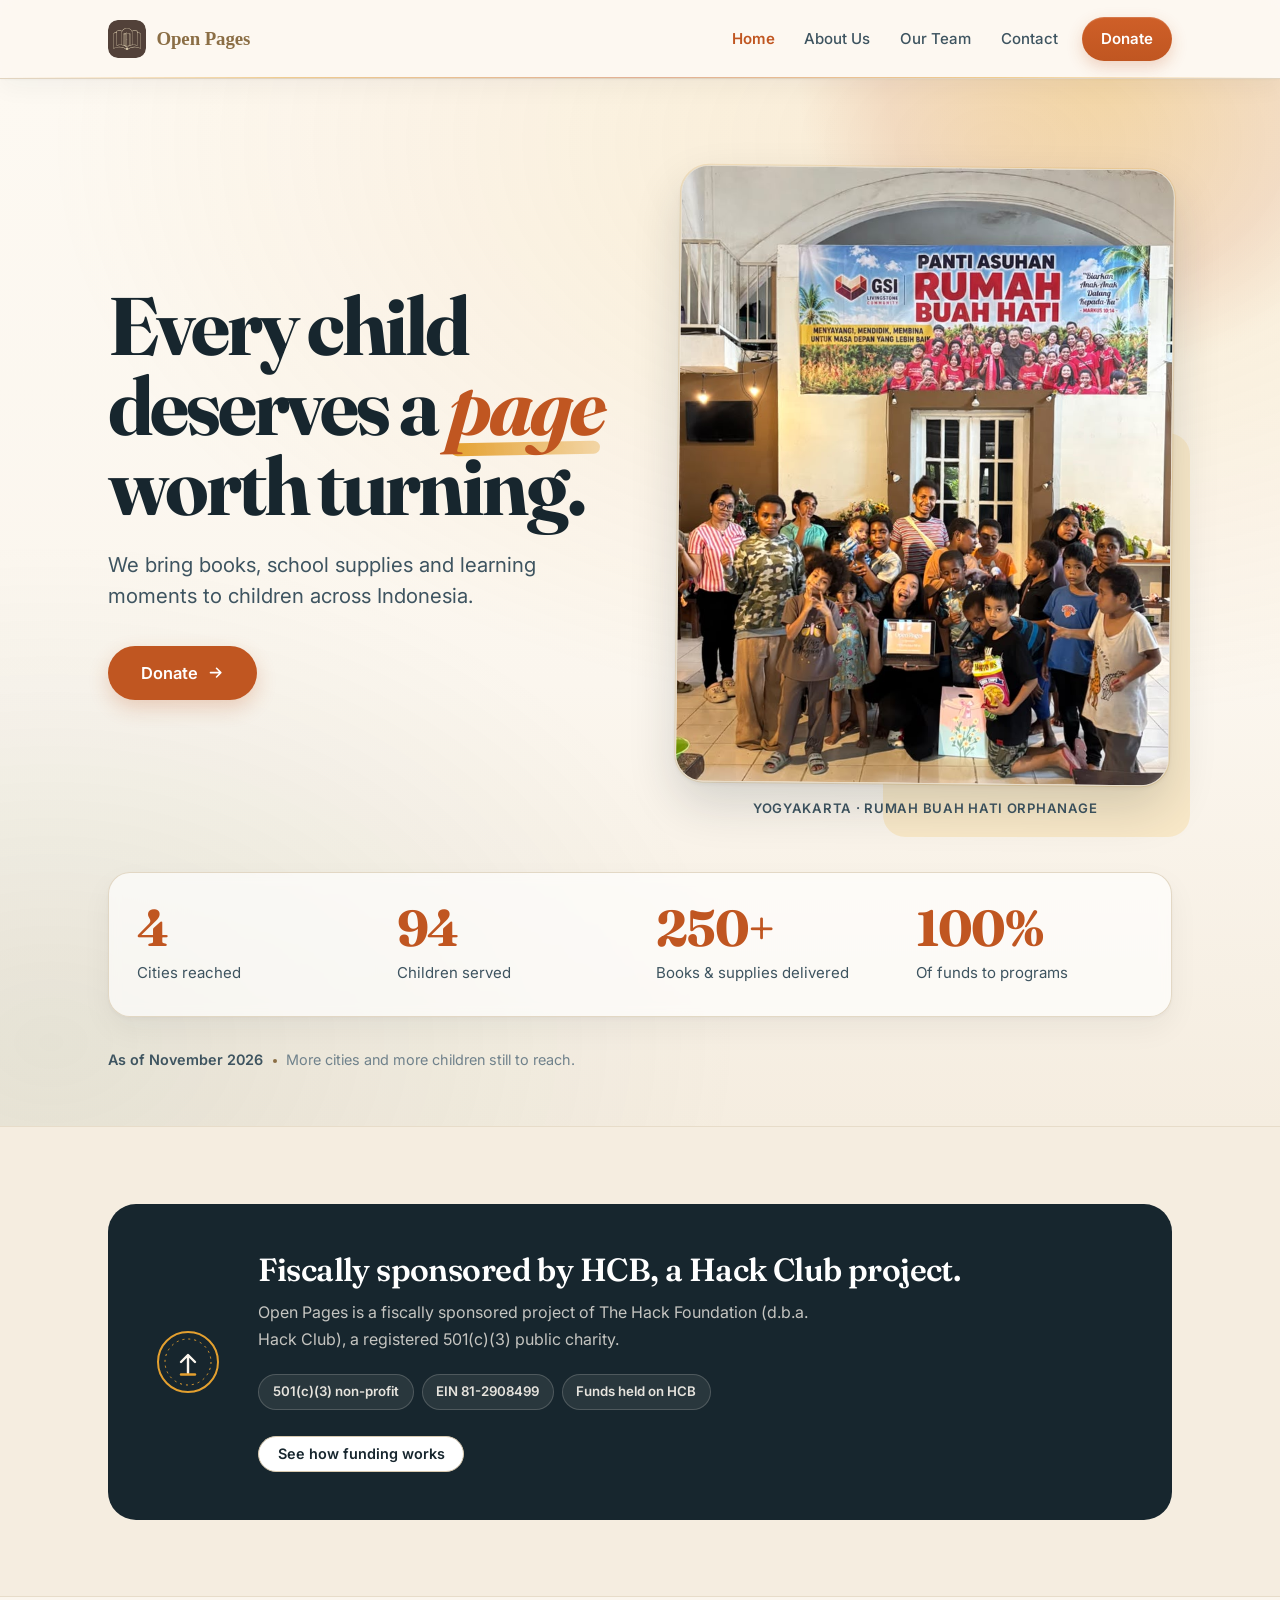
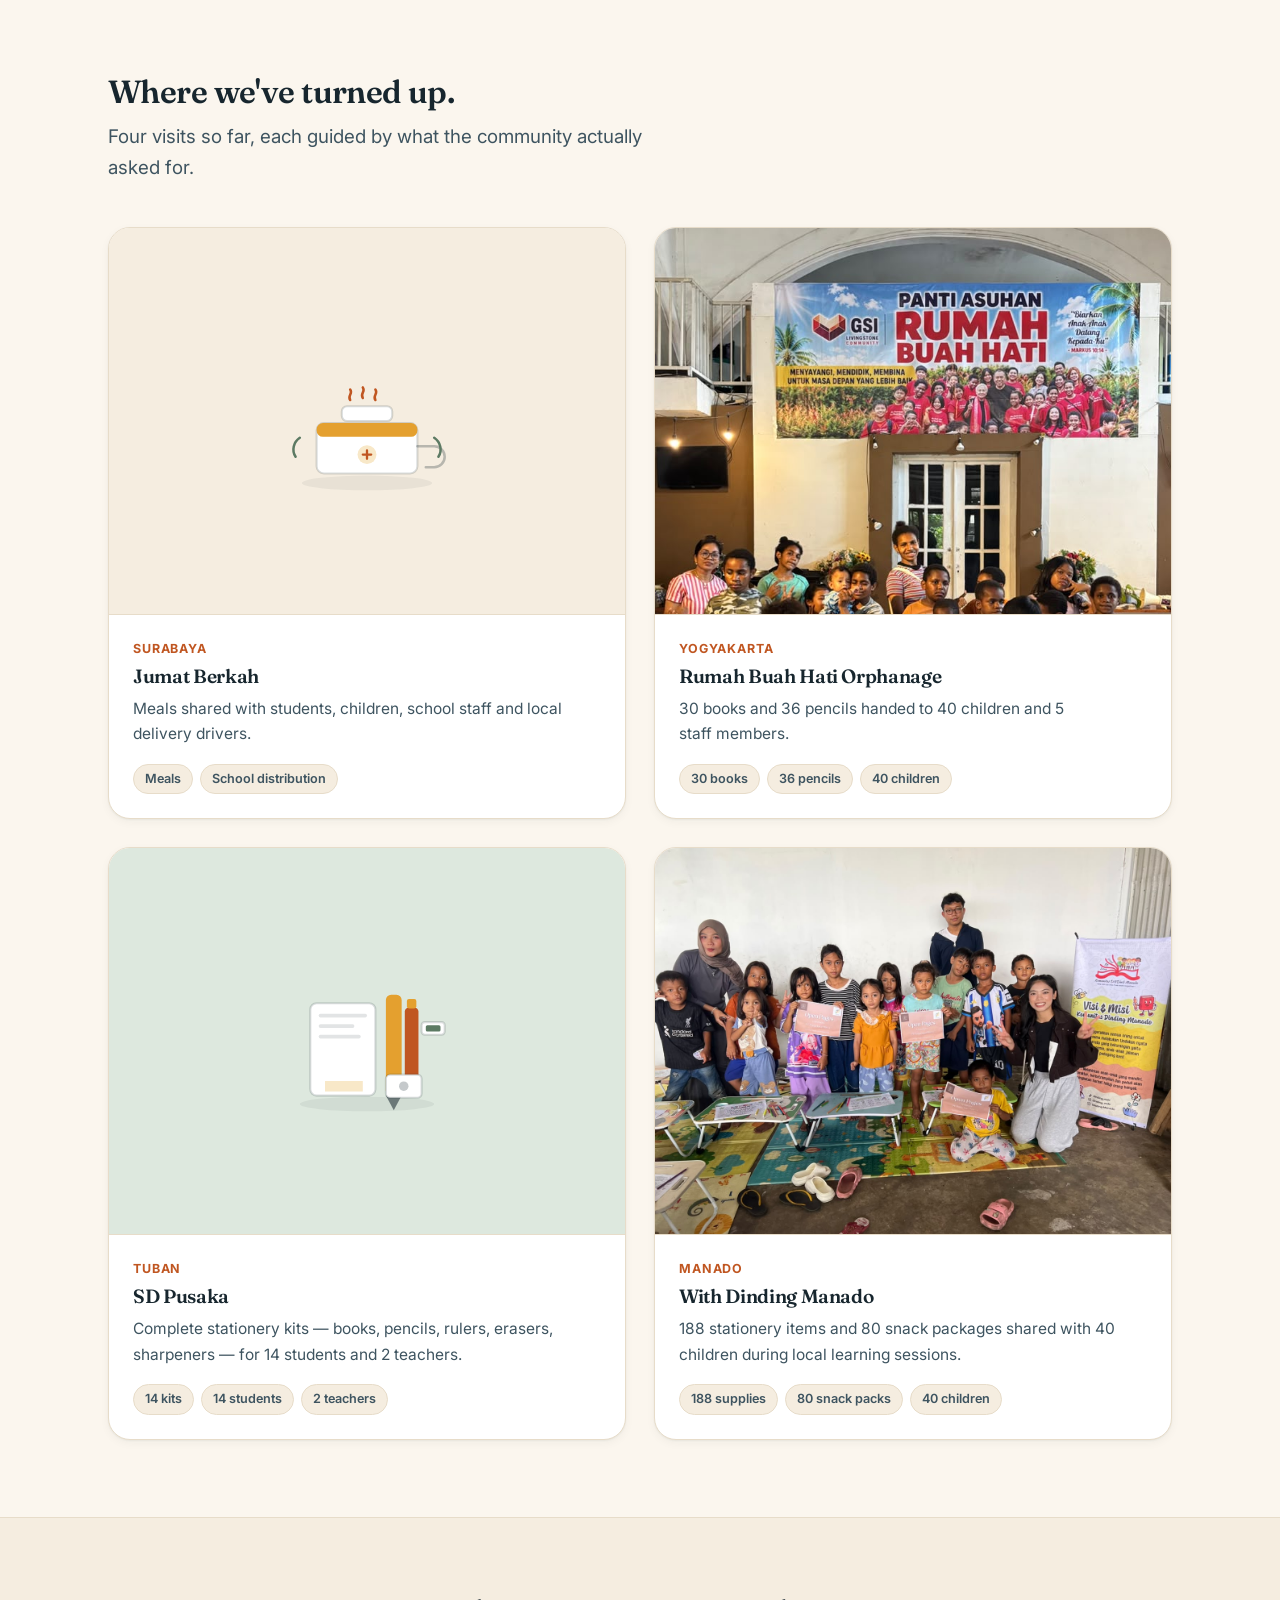
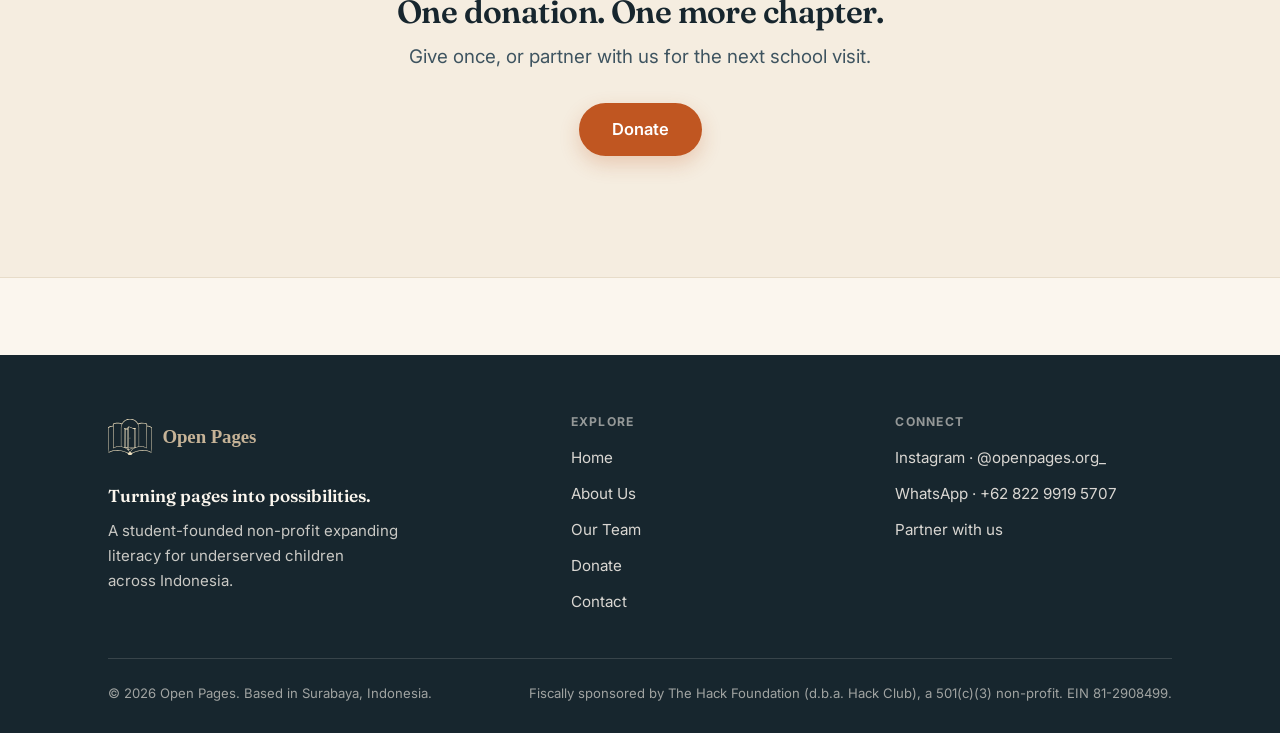
<file: index.html>
<!DOCTYPE html>
<html lang="en">
<head>
  <meta charset="utf-8">
  <meta name="viewport" content="width=device-width, initial-scale=1">
  <title>Open Pages — Turning Pages Into Possibilities</title>
  <meta name="description" content="Open Pages is a student-founded non-profit in Surabaya, Indonesia, delivering books, school supplies and workshops to underserved children.">
  <meta name="theme-color" content="#fbf6ee">
  <meta property="og:type" content="website">
  <meta property="og:site_name" content="Open Pages">
  <meta property="og:title" content="Open Pages — Turning Pages Into Possibilities">
  <meta property="og:description" content="Open Pages is a student-founded non-profit in Surabaya, Indonesia, delivering books, school supplies and workshops to underserved children.">
  <!-- Replace with an absolute URL (https://yourdomain.com/assets/og-image.png) once the site is live. -->
  <meta property="og:image" content="assets/og-image.png">
  <meta name="twitter:card" content="summary_large_image">
  <link rel="icon" href="assets/logo-badge.svg" type="image/svg+xml">
  <link rel="icon" href="assets/favicon.ico" sizes="32x32">
  <link rel="apple-touch-icon" href="assets/favicon-180.png">
  <link rel="preconnect" href="https://fonts.googleapis.com">
  <link rel="preconnect" href="https://fonts.gstatic.com" crossorigin>
  <link href="https://fonts.googleapis.com/css2?family=Fraunces:opsz,wght@9..144,500;9..144,600;9..144,700&family=Inter:wght@400;500;600;700&display=swap" rel="stylesheet">
  <link rel="stylesheet" href="css/style.css">
</head>
<body>
  <a class="skip-link" href="#main">Skip to content</a>

  <header class="site-header">
    <div class="container">
      <nav class="nav" aria-label="Primary">
        <a class="brand" href="index.html">
          <img class="brand-mark" src="assets/logo-badge.svg" alt="" width="38" height="38">
          <span class="wordmark">Open<em>Pages</em></span>
        </a>

        <input class="nav-check" type="checkbox" id="nav-toggle" aria-label="Open main menu">
        <label class="nav-toggle" for="nav-toggle">
          <span class="nav-toggle-bars"></span>
          <span class="sr-only">Menu</span>
        </label>

        <ul class="nav-menu">
          <li><a href="index.html" aria-current="page">Home</a></li>
          <li><a href="about.html">About Us</a></li>
          <li><a href="team.html">Our Team</a></li>
          <li><a href="contact.html">Contact</a></li>
          <li class="nav-cta"><a href="donate.html">Donate</a></li>
        </ul>
      </nav>
    </div>
  </header>

  <main id="main">
    <section class="hero hero--home">
      <div class="container">
        <div class="hero-inner">
          <div>
            <h1 class="hero-title">Every child deserves a <em>page</em> worth turning.</h1>
            <p class="hero-lede">We bring books, school supplies and learning moments to children across Indonesia.</p>
            <div class="hero-actions">
              <a class="btn btn-primary btn-lg" href="donate.html">
                Donate
                <svg viewBox="0 0 20 20" aria-hidden="true" focusable="false" fill="none" stroke="currentColor" stroke-width="1.8" stroke-linecap="round" stroke-linejoin="round"><path d="M4 10h12M11 5l5 5-5 5"/></svg>
              </a>
            </div>
          </div>

          <div class="hero-media">
            <!-- REPLACE WITH YOUR PHOTO: featured campaign image (recommended 1200x1500, portrait). -->
            <figure class="photo photo--4x5">
              <img src="assets/img/hero-yogyakarta.jpg" width="720" height="1280"
                   alt="The Open Pages team with children and staff at Rumah Buah Hati orphanage in Yogyakarta."
                   loading="eager" fetchpriority="high">
            </figure>
            <p class="hero-caption">Yogyakarta · Rumah Buah Hati Orphanage</p>
          </div>
        </div>

        <div class="stats">
          <div>
            <p class="stat-num">4</p>
            <p class="stat-label">Cities reached</p>
          </div>
          <div>
            <p class="stat-num">94</p>
            <p class="stat-label">Children served</p>
          </div>
          <div>
            <p class="stat-num">250+</p>
            <p class="stat-label">Books &amp; supplies delivered</p>
          </div>
          <div>
            <p class="stat-num">100%</p>
            <p class="stat-label">Of funds to programs</p>
          </div>
        </div>

        <p class="stats-note">
          <span class="stats-date">As of November 2026</span>
          <span>More cities and more children still to reach.</span>
        </p>
      </div>
    </section>

    <section class="section section--tint" aria-labelledby="trust-title">
      <div class="container">
        <div class="trust">
          <div class="trust-inner">
            <svg class="trust-seal" viewBox="0 0 64 64" aria-hidden="true" focusable="false">
              <circle cx="32" cy="32" r="30" fill="none" stroke="#e4a02f" stroke-width="2"/>
              <circle cx="32" cy="32" r="23" fill="none" stroke="#e4a02f" stroke-width="1" stroke-dasharray="2 4"/>
              <path d="M32 43V26M25 32l7-7 7 7" fill="none" stroke="#fbf6ee" stroke-width="2.4" stroke-linecap="round" stroke-linejoin="round"/>
              <path d="M25 44.5h14" stroke="#e4a02f" stroke-width="2.4" stroke-linecap="round"/>
            </svg>
            <div>
              <h2 class="trust-title" id="trust-title">Fiscally sponsored by HCB, a Hack Club project.</h2>
              <p class="trust-text">Open Pages is a fiscally sponsored project of The Hack Foundation (d.b.a. Hack Club), a registered 501(c)(3) public charity.</p>
              <ul class="trust-meta">
                <li>501(c)(3) non-profit</li>
                <li>EIN 81-2908499</li>
                <li>Funds held on HCB</li>
              </ul>
              <div class="trust-actions">
                <a class="btn btn-secondary btn-sm" href="donate.html">See how funding works</a>
              </div>
            </div>
          </div>
        </div>
      </div>
    </section>

    <section class="section" aria-labelledby="campaigns-title">
      <div class="container">
        <div class="section-head">
          <h2 class="section-title" id="campaigns-title">Where we've turned up.</h2>
          <p class="section-lede">Four visits so far, each guided by what the community actually asked for.</p>
        </div>

        <div class="gallery">
          <article class="card">
            <figure class="photo photo--4x3">
              <!-- REPLACE WITH YOUR PHOTO: Surabaya Jumat Berkah (recommended 1200x900, landscape). -->
              <div class="ill-frame ill-frame--cream">
                <svg class="ill" viewBox="0 0 200 160" role="img" aria-label="Illustration of a meal box being handed over">
                  <ellipse cx="100" cy="139" rx="62" ry="7" fill="#17262e" opacity=".06"/>
                  <rect x="52" y="82" width="96" height="48" rx="7" fill="#fff" stroke="#17262e" stroke-opacity=".16" stroke-width="2"/>
                  <rect x="52" y="82" width="96" height="13" rx="6" fill="#e4a02f"/>
                  <rect x="76" y="66" width="48" height="14" rx="5" fill="#fff" stroke="#17262e" stroke-opacity=".16" stroke-width="2"/>
                  <path d="M84 60c-3-4 3-6 0-10M96 58c-3-4 3-6 0-10M108 60c-3-4 3-6 0-10" fill="none" stroke="#c05621" stroke-width="2.4" stroke-linecap="round"/>
                  <path d="M148 104h16a10 10 0 0 1 0 20h-8" fill="none" stroke="#17262e" stroke-opacity=".28" stroke-width="2.4" stroke-linecap="round"/>
                  <circle cx="100" cy="112" r="9" fill="#f8e8c8"/>
                  <path d="M96 112h8M100 108v8" stroke="#c05621" stroke-width="2.2" stroke-linecap="round"/>
                  <path d="M36 96c-6 4-8 12-4 18M164 96c6 4 8 12 4 18" fill="none" stroke="#5c7a63" stroke-width="2.4" stroke-linecap="round"/>
                </svg>
              </div>
            </figure>
            <div class="card-body">
              <p class="card-place">Surabaya</p>
              <h3 class="card-title">Jumat Berkah</h3>
              <p class="card-text">Meals shared with students, children, school staff and local delivery drivers.</p>
              <ul class="chips">
                <li class="chip">Meals</li>
                <li class="chip">School distribution</li>
              </ul>
            </div>
          </article>

          <article class="card">
            <figure class="photo photo--4x3 photo--top">
              <img src="assets/img/yogyakarta-2.jpg" width="720" height="1280"
                   alt="Children of Rumah Buah Hati orphanage gathered around a volunteer holding an Open Pages sign."
                   loading="lazy">
            </figure>
            <div class="card-body">
              <p class="card-place">Yogyakarta</p>
              <h3 class="card-title">Rumah Buah Hati Orphanage</h3>
              <p class="card-text">30 books and 36 pencils handed to 40 children and 5 staff members.</p>
              <ul class="chips">
                <li class="chip">30 books</li>
                <li class="chip">36 pencils</li>
                <li class="chip">40 children</li>
              </ul>
            </div>
          </article>

          <article class="card">
            <figure class="photo photo--4x3">
              <!-- REPLACE WITH YOUR PHOTO: Tuban, SD Pusaka kit handover (recommended 1200x900, landscape). -->
              <div class="ill-frame ill-frame--sage">
                <svg class="ill" viewBox="0 0 200 160" role="img" aria-label="Illustration of a stationery kit with a notebook, ruler, pencil and sharpener">
                  <ellipse cx="100" cy="140" rx="64" ry="7" fill="#17262e" opacity=".06"/>
                  <rect x="46" y="44" width="62" height="88" rx="6" fill="#fff" stroke="#17262e" stroke-opacity=".16" stroke-width="2"/>
                  <rect x="54" y="54" width="46" height="3.5" rx="1.75" fill="#17262e" opacity=".12"/>
                  <rect x="54" y="64" width="34" height="3.5" rx="1.75" fill="#17262e" opacity=".12"/>
                  <rect x="54" y="74" width="40" height="3.5" rx="1.75" fill="#17262e" opacity=".12"/>
                  <rect x="118" y="36" width="15" height="96" rx="5" fill="#e4a02f"/>
                  <path d="M118 132h15l-7.5 14Z" fill="#17262e" opacity=".55"/>
                  <rect x="136" y="48" width="13" height="78" rx="4" fill="#c05621"/>
                  <rect x="138" y="40" width="9" height="9" rx="2" fill="#e4a02f"/>
                  <rect x="152" y="62" width="22" height="12" rx="3" fill="#fff" stroke="#17262e" stroke-opacity=".16" stroke-width="2"/>
                  <rect x="156" y="65" width="14" height="6" rx="1.5" fill="#5c7a63"/>
                  <rect x="118" y="112" width="34" height="22" rx="4" fill="#fff" stroke="#17262e" stroke-opacity=".16" stroke-width="2"/>
                  <circle cx="135" cy="123" r="4.5" fill="#17262e" opacity=".25"/>
                  <path d="M60 118h36v10H60z" fill="#f8e8c8"/>
                </svg>
              </div>
            </figure>
            <div class="card-body">
              <p class="card-place">Tuban</p>
              <h3 class="card-title">SD Pusaka</h3>
              <p class="card-text">Complete stationery kits — books, pencils, rulers, erasers, sharpeners — for 14 students and 2 teachers.</p>
              <ul class="chips">
                <li class="chip">14 kits</li>
                <li class="chip">14 students</li>
                <li class="chip">2 teachers</li>
              </ul>
            </div>
          </article>

          <article class="card">
            <figure class="photo photo--4x3">
              <img src="assets/img/manado-1.jpg" width="1280" height="960"
                   alt="Children at a Dinding Manado learning session holding Open Pages signs beside a volunteer."
                   loading="lazy">
            </figure>
            <div class="card-body">
              <p class="card-place">Manado</p>
              <h3 class="card-title">With Dinding Manado</h3>
              <p class="card-text">188 stationery items and 80 snack packages shared with 40 children during local learning sessions.</p>
              <ul class="chips">
                <li class="chip">188 supplies</li>
                <li class="chip">80 snack packs</li>
                <li class="chip">40 children</li>
              </ul>
            </div>
          </article>
        </div>
      </div>
    </section>

    <section class="section section--tint" aria-labelledby="cta-title">
      <div class="container container--narrow">
        <div class="section-head section-head--center">
          <h2 class="section-title" id="cta-title">One donation. One more chapter.</h2>
          <p class="section-lede">Give once, or partner with us for the next school visit.</p>
          <div class="hero-actions" style="justify-content:center">
            <a class="btn btn-primary btn-lg" href="donate.html">Donate</a>
          </div>
        </div>
      </div>
    </section>
  </main>

  <footer class="site-footer">
    <div class="container">
      <div class="footer-grid">
        <div>
          <a class="brand brand--footer" href="index.html">
            <img class="brand-mark" src="assets/logo-mark.svg" alt="" width="44" height="44" loading="lazy">
            <span class="wordmark">Open<em>Pages</em></span>
          </a>
          <p class="footer-tagline">Turning pages into possibilities.</p>
          <p class="footer-note">A student-founded non-profit expanding literacy for underserved children across Indonesia.</p>
        </div>

        <nav class="footer-col" aria-label="Footer">
          <h2 class="footer-heading">Explore</h2>
          <ul>
            <li><a href="index.html">Home</a></li>
            <li><a href="about.html">About Us</a></li>
            <li><a href="team.html">Our Team</a></li>
            <li><a href="donate.html">Donate</a></li>
            <li><a href="contact.html">Contact</a></li>
          </ul>
        </nav>

        <div class="footer-col">
          <h2 class="footer-heading">Connect</h2>
          <ul>
            <li><a href="https://www.instagram.com/openpages.org_/" target="_blank" rel="noopener">Instagram · @openpages.org_</a></li>
            <li><a href="https://wa.me/6282299195707" target="_blank" rel="noopener">WhatsApp · +62 822 9919 5707</a></li>
            <li><a href="contact.html">Partner with us</a></li>
          </ul>
        </div>
      </div>

      <div class="footer-bottom">
        <p>© 2026 Open Pages. Based in Surabaya, Indonesia.</p>
        <p>Fiscally sponsored by The Hack Foundation (d.b.a. Hack Club), a 501(c)(3) non-profit. EIN 81-2908499.</p>
      </div>
    </div>
  </footer>
</body>
</html>
</file>
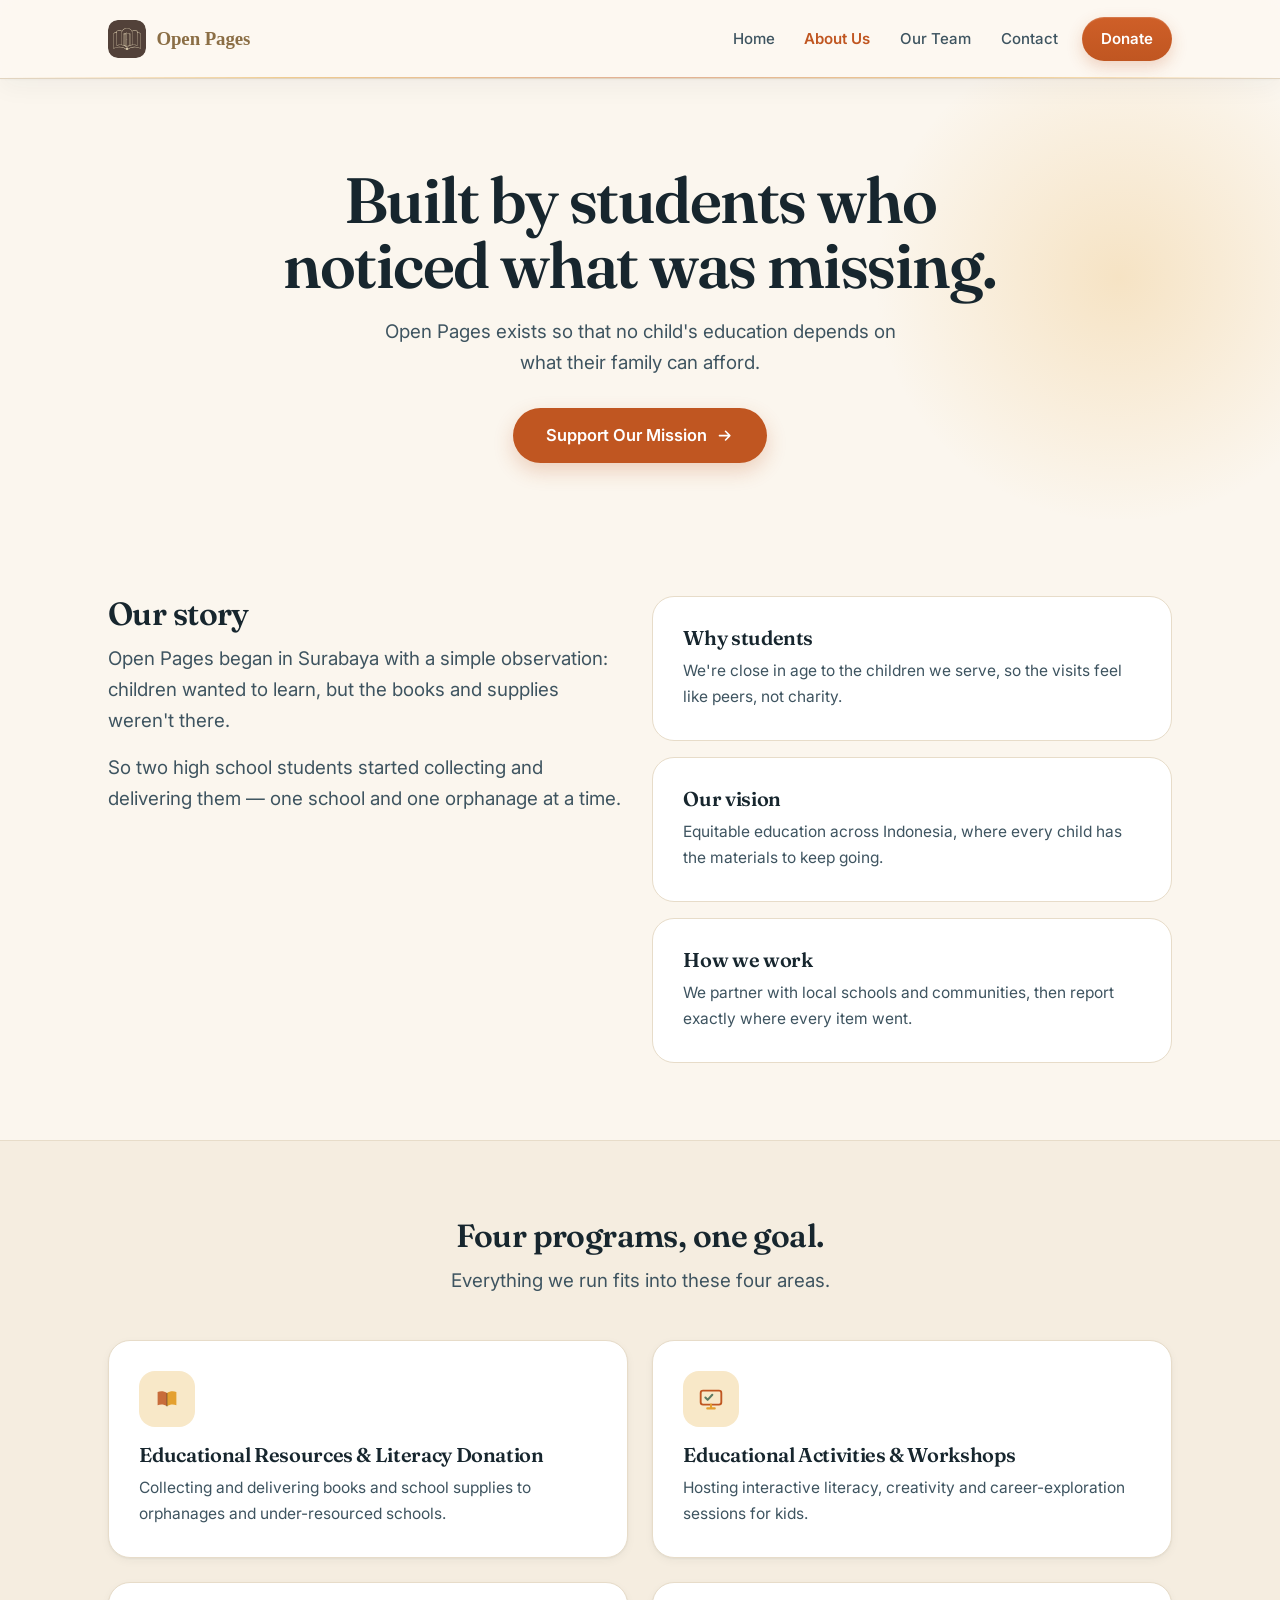
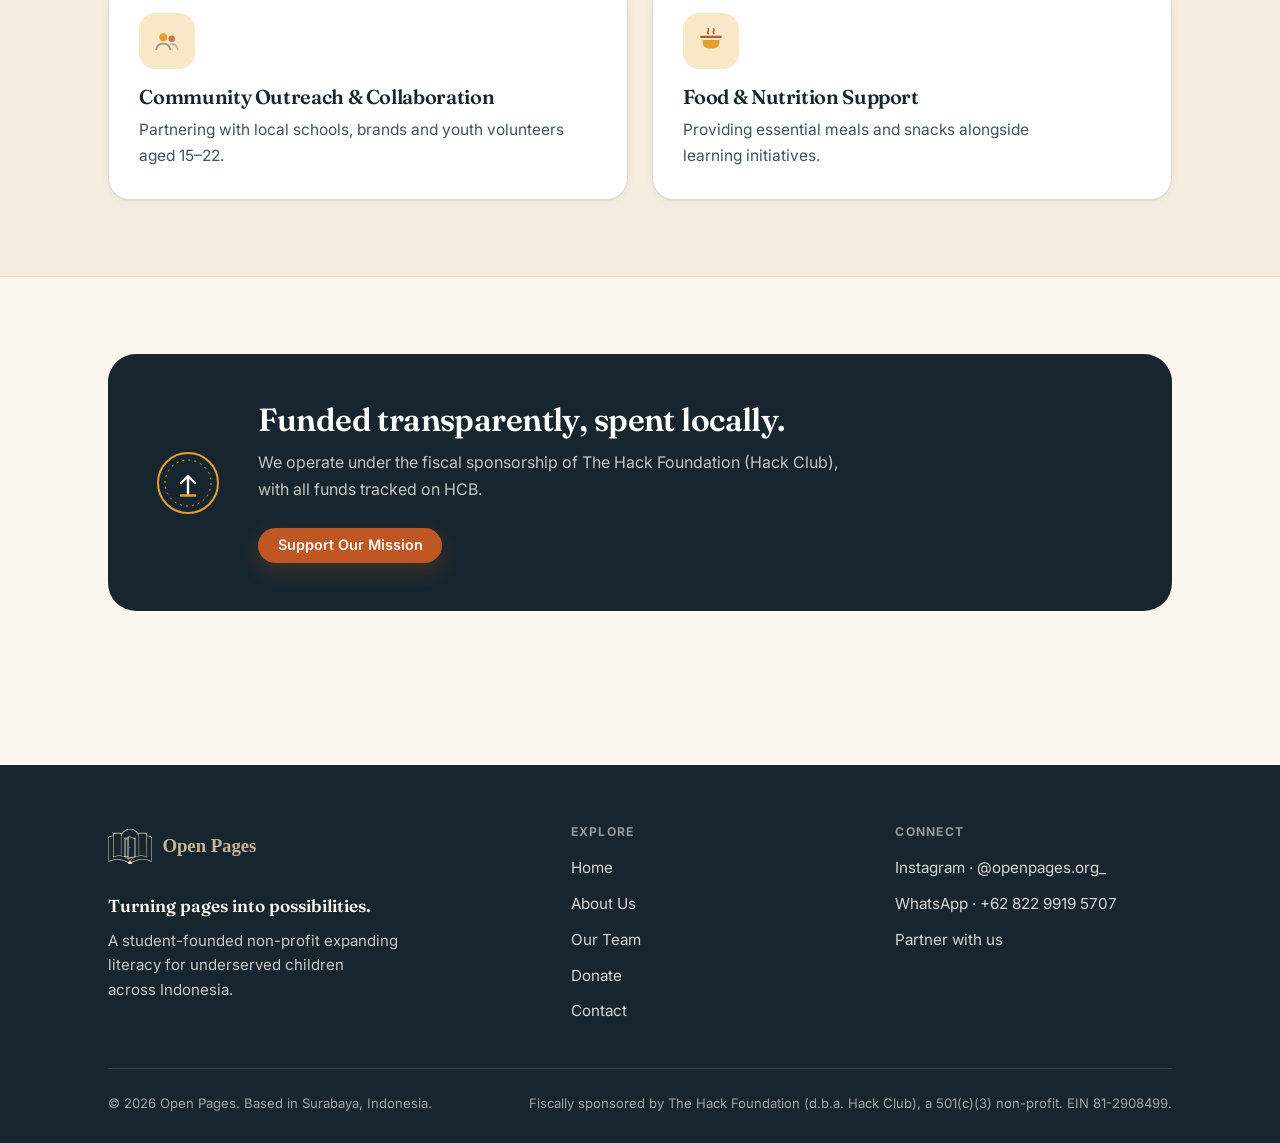
<file: about.html>
<!DOCTYPE html>
<html lang="en">
<head>
  <meta charset="utf-8">
  <meta name="viewport" content="width=device-width, initial-scale=1">
  <title>About Us — Open Pages</title>
  <meta name="description" content="Why two high school students in Surabaya started Open Pages, and the four programs we run to make education more equitable.">
  <meta name="theme-color" content="#fbf6ee">
  <meta property="og:type" content="website">
  <meta property="og:site_name" content="Open Pages">
  <meta property="og:title" content="About Us — Open Pages">
  <meta property="og:description" content="Why two high school students in Surabaya started Open Pages, and the four programs we run to make education more equitable.">
  <!-- Replace with an absolute URL (https://yourdomain.com/assets/og-image.png) once the site is live. -->
  <meta property="og:image" content="assets/og-image.png">
  <meta name="twitter:card" content="summary_large_image">
  <link rel="icon" href="assets/logo-badge.svg" type="image/svg+xml">
  <link rel="icon" href="assets/favicon.ico" sizes="32x32">
  <link rel="apple-touch-icon" href="assets/favicon-180.png">
  <link rel="preconnect" href="https://fonts.googleapis.com">
  <link rel="preconnect" href="https://fonts.gstatic.com" crossorigin>
  <link href="https://fonts.googleapis.com/css2?family=Fraunces:opsz,wght@9..144,500;9..144,600;9..144,700&family=Inter:wght@400;500;600;700&display=swap" rel="stylesheet">
  <link rel="stylesheet" href="css/style.css">
</head>
<body>
  <a class="skip-link" href="#main">Skip to content</a>

  <header class="site-header">
    <div class="container">
      <nav class="nav" aria-label="Primary">
        <a class="brand" href="index.html">
          <img class="brand-mark" src="assets/logo-badge.svg" alt="" width="38" height="38">
          <span class="wordmark">Open<em>Pages</em></span>
        </a>

        <input class="nav-check" type="checkbox" id="nav-toggle" aria-label="Open main menu">
        <label class="nav-toggle" for="nav-toggle">
          <span class="nav-toggle-bars"></span>
          <span class="sr-only">Menu</span>
        </label>

        <ul class="nav-menu">
          <li><a href="index.html">Home</a></li>
          <li><a href="about.html" aria-current="page">About Us</a></li>
          <li><a href="team.html">Our Team</a></li>
          <li><a href="contact.html">Contact</a></li>
          <li class="nav-cta"><a href="donate.html">Donate</a></li>
        </ul>
      </nav>
    </div>
  </header>

  <main id="main">
    <section class="hero hero--center">
      <div class="container">
        <div class="hero-inner">
          <div>
            <h1 class="hero-title">Built by students who noticed what was missing.</h1>
            <p class="hero-lede">Open Pages exists so that no child's education depends on what their family can afford.</p>
            <div class="hero-actions">
              <a class="btn btn-primary btn-lg" href="donate.html">
                Support Our Mission
                <svg viewBox="0 0 20 20" aria-hidden="true" focusable="false" fill="none" stroke="currentColor" stroke-width="1.8" stroke-linecap="round" stroke-linejoin="round"><path d="M4 10h12M11 5l5 5-5 5"/></svg>
              </a>
            </div>
          </div>
        </div>
      </div>
    </section>

    <section class="section" aria-labelledby="story-title">
      <div class="container">
        <div class="grid grid--2">
          <div>
            <h2 class="section-title" id="story-title">Our story</h2>
            <p class="section-lede">Open Pages began in Surabaya with a simple observation: children wanted to learn, but the books and supplies weren't there.</p>
            <p class="section-lede" style="margin-top:1rem">So two high school students started collecting and delivering them — one school and one orphanage at a time.</p>
          </div>

          <div class="grid" style="gap:1rem">
            <div class="panel panel--flat">
              <h3 class="panel-title">Why students</h3>
              <p class="panel-text">We're close in age to the children we serve, so the visits feel like peers, not charity.</p>
            </div>
            <div class="panel panel--flat">
              <h3 class="panel-title">Our vision</h3>
              <p class="panel-text">Equitable education across Indonesia, where every child has the materials to keep going.</p>
            </div>
            <div class="panel panel--flat">
              <h3 class="panel-title">How we work</h3>
              <p class="panel-text">We partner with local schools and communities, then report exactly where every item went.</p>
            </div>
          </div>
        </div>
      </div>
    </section>

    <section class="section section--tint" aria-labelledby="programs-title">
      <div class="container">
        <div class="section-head section-head--center">
          <h2 class="section-title" id="programs-title">Four programs, one goal.</h2>
          <p class="section-lede">Everything we run fits into these four areas.</p>
        </div>

        <div class="grid grid--2 programs-grid">
          <article class="panel">
            <div class="icon-badge">
              <svg viewBox="0 0 32 32" aria-hidden="true" focusable="false">
                <path d="M16 9.5C13.2 7.7 9.6 7.3 6 8.4v14.2c3.6-1.1 7.2-.7 10 1.1V9.5Z" fill="#c05621" opacity=".85"/>
                <path d="M16 9.5c2.8-1.8 6.4-2.2 10-1.1v14.2c-3.6-1.1-7.2-.7-10 1.1V9.5Z" fill="#e4a02f"/>
                <path d="M16 9.5V24" fill="none" stroke="#17262e" stroke-opacity=".28" stroke-width="1.6"/>
              </svg>
            </div>
            <h3 class="panel-title">Educational Resources &amp; Literacy Donation</h3>
            <p class="panel-text">Collecting and delivering books and school supplies to orphanages and under-resourced schools.</p>
          </article>

          <article class="panel">
            <div class="icon-badge">
              <svg viewBox="0 0 32 32" aria-hidden="true" focusable="false">
                <rect x="5" y="7" width="22" height="15" rx="2.5" fill="none" stroke="#c05621" stroke-width="2"/>
                <path d="M12 26h8M16 22v4" fill="none" stroke="#e4a02f" stroke-width="2.2" stroke-linecap="round"/>
                <path d="M10 14.5l2.4 2.4 5-5.4" fill="none" stroke="#5c7a63" stroke-width="2.2" stroke-linecap="round" stroke-linejoin="round"/>
              </svg>
            </div>
            <h3 class="panel-title">Educational Activities &amp; Workshops</h3>
            <p class="panel-text">Hosting interactive literacy, creativity and career-exploration sessions for kids.</p>
          </article>

          <article class="panel">
            <div class="icon-badge">
              <svg viewBox="0 0 32 32" aria-hidden="true" focusable="false">
                <circle cx="12" cy="12" r="4.2" fill="#e4a02f"/>
                <circle cx="21" cy="13.5" r="3.4" fill="#c05621" opacity=".8"/>
                <path d="M4.5 25c.8-4.1 3.9-6.4 7.5-6.4s6.7 2.3 7.5 6.4" fill="none" stroke="#17262e" stroke-opacity=".4" stroke-width="2" stroke-linecap="round"/>
                <path d="M20 19.4c3.6-.7 6.6 1.4 7.4 5.6" fill="none" stroke="#17262e" stroke-opacity=".25" stroke-width="2" stroke-linecap="round"/>
              </svg>
            </div>
            <h3 class="panel-title">Community Outreach &amp; Collaboration</h3>
            <p class="panel-text">Partnering with local schools, brands and youth volunteers aged 15–22.</p>
          </article>

          <article class="panel">
            <div class="icon-badge">
              <svg viewBox="0 0 32 32" aria-hidden="true" focusable="false">
                <path d="M7 15h18a0 0 0 0 1 0 0v2.5A6.5 6.5 0 0 1 18.5 24h-5A6.5 6.5 0 0 1 7 17.5V15Z" fill="#e4a02f"/>
                <path d="M5.5 11.5h21" fill="none" stroke="#c05621" stroke-width="2.4" stroke-linecap="round"/>
                <path d="M13 8c-1.6-2 1.2-3 0-5M19 8c-1.6-2 1.2-3 0-5" fill="none" stroke="#c05621" stroke-width="1.8" stroke-linecap="round"/>
              </svg>
            </div>
            <h3 class="panel-title">Food &amp; Nutrition Support</h3>
            <p class="panel-text">Providing essential meals and snacks alongside learning initiatives.</p>
          </article>
        </div>
      </div>
    </section>

    <section class="section" aria-labelledby="about-cta-title">
      <div class="container">
        <div class="trust">
          <div class="trust-inner">
            <svg class="trust-seal" viewBox="0 0 64 64" aria-hidden="true" focusable="false">
              <circle cx="32" cy="32" r="30" fill="none" stroke="#e4a02f" stroke-width="2"/>
              <circle cx="32" cy="32" r="23" fill="none" stroke="#e4a02f" stroke-width="1" stroke-dasharray="2 4"/>
              <path d="M32 43V26M25 32l7-7 7 7" fill="none" stroke="#fbf6ee" stroke-width="2.4" stroke-linecap="round" stroke-linejoin="round"/>
              <path d="M25 44.5h14" stroke="#e4a02f" stroke-width="2.4" stroke-linecap="round"/>
            </svg>
            <div>
              <h2 class="trust-title" id="about-cta-title">Funded transparently, spent locally.</h2>
              <p class="trust-text">We operate under the fiscal sponsorship of The Hack Foundation (Hack Club), with all funds tracked on HCB.</p>
              <div class="trust-actions">
                <a class="btn btn-primary btn-sm" href="donate.html">Support Our Mission</a>
              </div>
            </div>
          </div>
        </div>
      </div>
    </section>
  </main>

  <footer class="site-footer">
    <div class="container">
      <div class="footer-grid">
        <div>
          <a class="brand brand--footer" href="index.html">
            <img class="brand-mark" src="assets/logo-mark.svg" alt="" width="44" height="44" loading="lazy">
            <span class="wordmark">Open<em>Pages</em></span>
          </a>
          <p class="footer-tagline">Turning pages into possibilities.</p>
          <p class="footer-note">A student-founded non-profit expanding literacy for underserved children across Indonesia.</p>
        </div>

        <nav class="footer-col" aria-label="Footer">
          <h2 class="footer-heading">Explore</h2>
          <ul>
            <li><a href="index.html">Home</a></li>
            <li><a href="about.html">About Us</a></li>
            <li><a href="team.html">Our Team</a></li>
            <li><a href="donate.html">Donate</a></li>
            <li><a href="contact.html">Contact</a></li>
          </ul>
        </nav>

        <div class="footer-col">
          <h2 class="footer-heading">Connect</h2>
          <ul>
            <li><a href="https://www.instagram.com/openpages.org_/" target="_blank" rel="noopener">Instagram · @openpages.org_</a></li>
            <li><a href="https://wa.me/6282299195707" target="_blank" rel="noopener">WhatsApp · +62 822 9919 5707</a></li>
            <li><a href="contact.html">Partner with us</a></li>
          </ul>
        </div>
      </div>

      <div class="footer-bottom">
        <p>© 2026 Open Pages. Based in Surabaya, Indonesia.</p>
        <p>Fiscally sponsored by The Hack Foundation (d.b.a. Hack Club), a 501(c)(3) non-profit. EIN 81-2908499.</p>
      </div>
    </div>
  </footer>
</body>
</html>
</file>
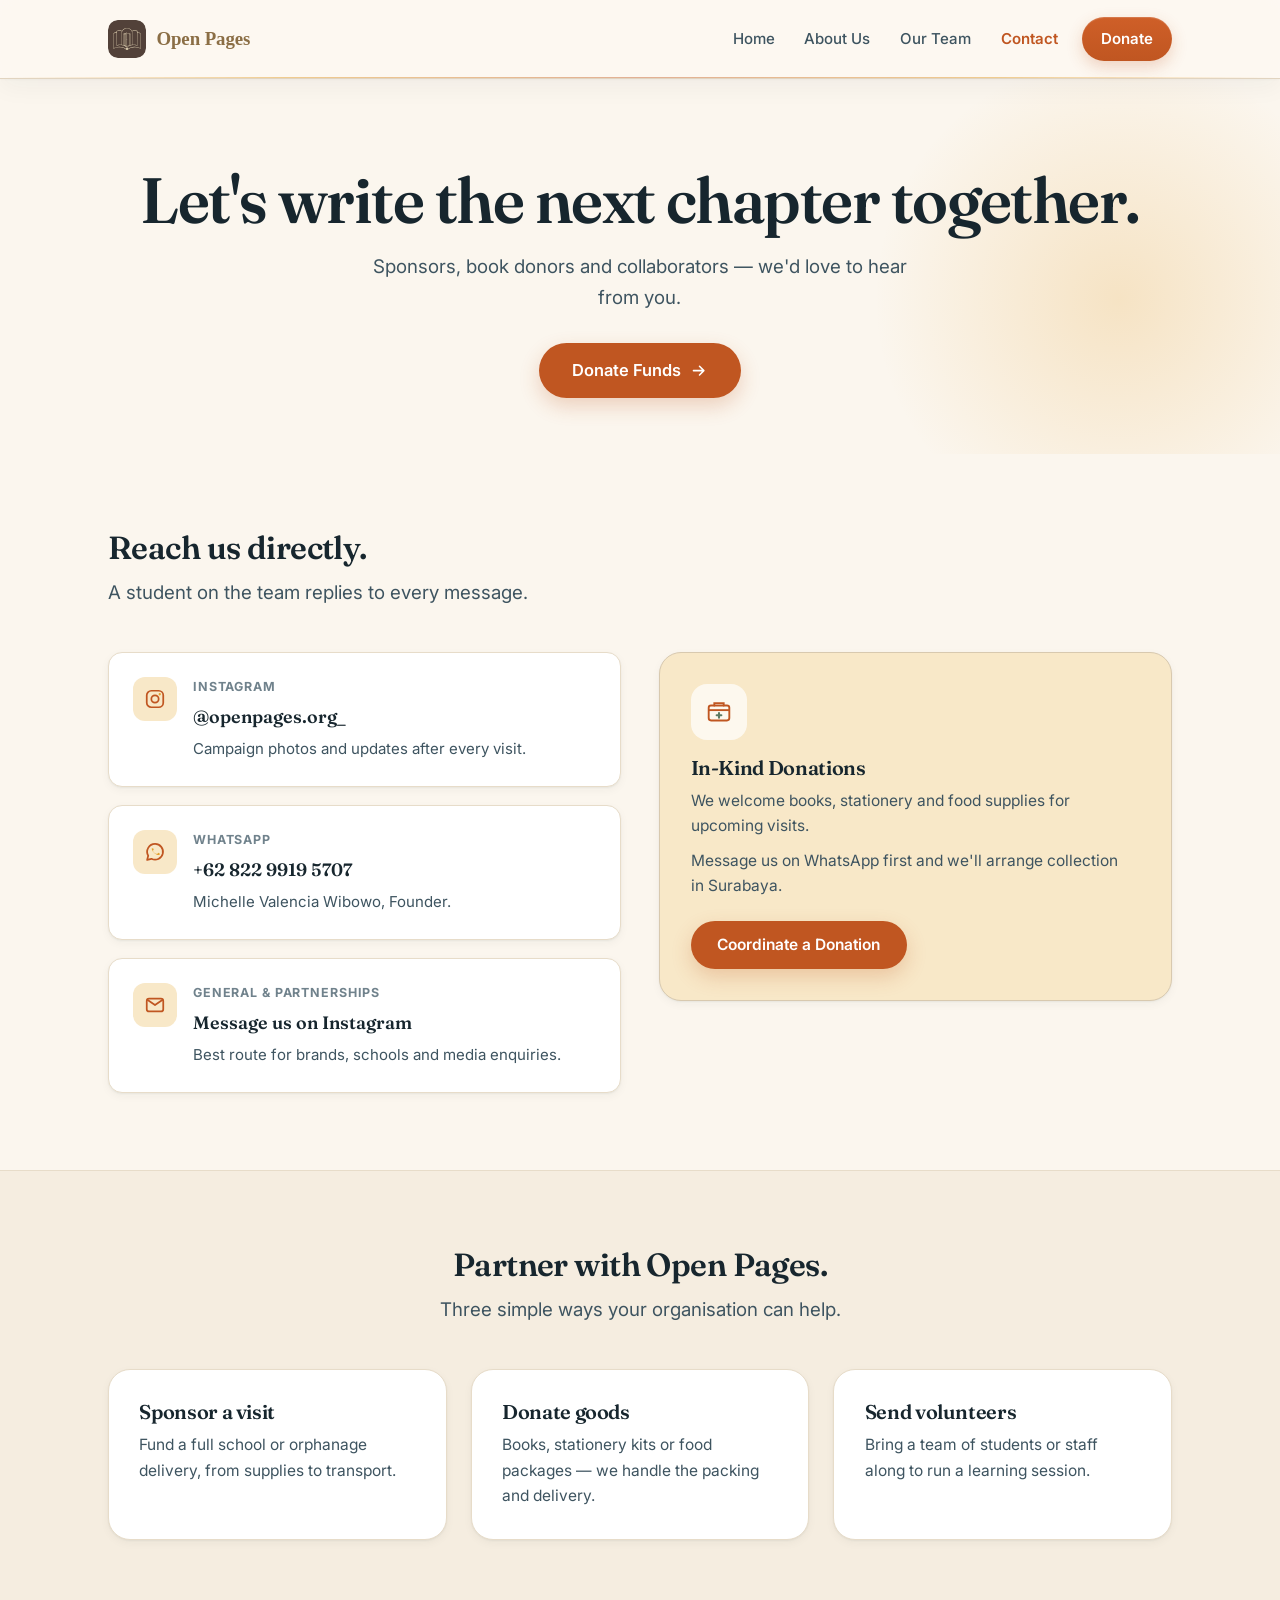
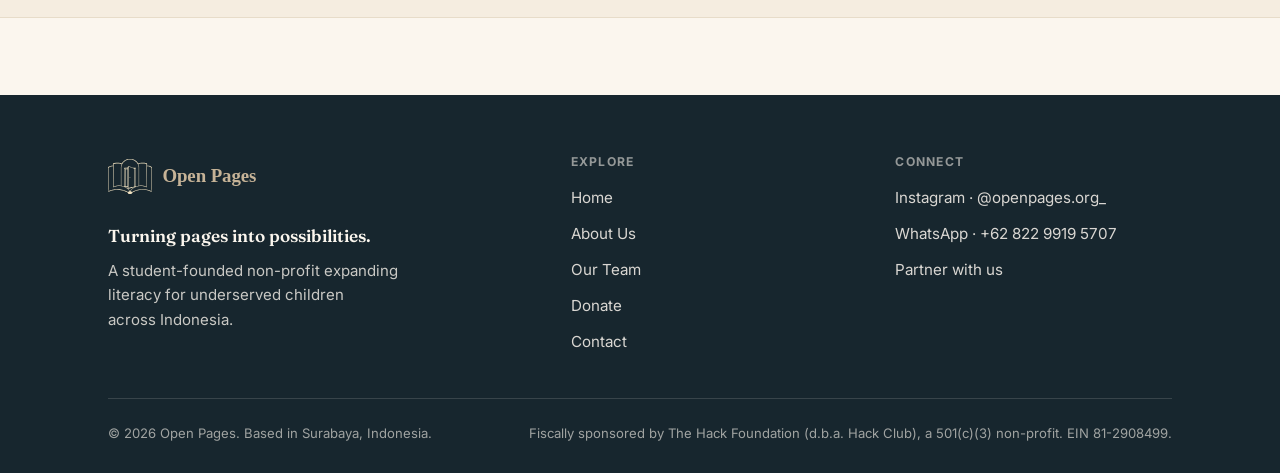
<file: contact.html>
<!DOCTYPE html>
<html lang="en">
<head>
  <meta charset="utf-8">
  <meta name="viewport" content="width=device-width, initial-scale=1">
  <title>Contact &amp; Partnerships — Open Pages</title>
  <meta name="description" content="Reach Open Pages about sponsorships, book and stationery donations, or volunteering. Instagram, WhatsApp and in-kind donation details.">
  <meta name="theme-color" content="#fbf6ee">
  <meta property="og:type" content="website">
  <meta property="og:site_name" content="Open Pages">
  <meta property="og:title" content="Contact &amp; Partnerships — Open Pages">
  <meta property="og:description" content="Reach Open Pages about sponsorships, book and stationery donations, or volunteering. Instagram, WhatsApp and in-kind donation details.">
  <!-- Replace with an absolute URL (https://yourdomain.com/assets/og-image.png) once the site is live. -->
  <meta property="og:image" content="assets/og-image.png">
  <meta name="twitter:card" content="summary_large_image">
  <link rel="icon" href="assets/logo-badge.svg" type="image/svg+xml">
  <link rel="icon" href="assets/favicon.ico" sizes="32x32">
  <link rel="apple-touch-icon" href="assets/favicon-180.png">
  <link rel="preconnect" href="https://fonts.googleapis.com">
  <link rel="preconnect" href="https://fonts.gstatic.com" crossorigin>
  <link href="https://fonts.googleapis.com/css2?family=Fraunces:opsz,wght@9..144,500;9..144,600;9..144,700&family=Inter:wght@400;500;600;700&display=swap" rel="stylesheet">
  <link rel="stylesheet" href="css/style.css">
</head>
<body>
  <a class="skip-link" href="#main">Skip to content</a>

  <header class="site-header">
    <div class="container">
      <nav class="nav" aria-label="Primary">
        <a class="brand" href="index.html">
          <img class="brand-mark" src="assets/logo-badge.svg" alt="" width="38" height="38">
          <span class="wordmark">Open<em>Pages</em></span>
        </a>

        <input class="nav-check" type="checkbox" id="nav-toggle" aria-label="Open main menu">
        <label class="nav-toggle" for="nav-toggle">
          <span class="nav-toggle-bars"></span>
          <span class="sr-only">Menu</span>
        </label>

        <ul class="nav-menu">
          <li><a href="index.html">Home</a></li>
          <li><a href="about.html">About Us</a></li>
          <li><a href="team.html">Our Team</a></li>
          <li><a href="contact.html" aria-current="page">Contact</a></li>
          <li class="nav-cta"><a href="donate.html">Donate</a></li>
        </ul>
      </nav>
    </div>
  </header>

  <main id="main">
    <section class="hero hero--center">
      <div class="container">
        <div class="hero-inner">
          <div>
            <h1 class="hero-title">Let's write the next chapter together.</h1>
            <p class="hero-lede">Sponsors, book donors and collaborators — we'd love to hear from you.</p>
            <div class="hero-actions">
              <a class="btn btn-primary btn-lg" href="donate.html">
                Donate Funds
                <svg viewBox="0 0 20 20" aria-hidden="true" focusable="false" fill="none" stroke="currentColor" stroke-width="1.8" stroke-linecap="round" stroke-linejoin="round"><path d="M4 10h12M11 5l5 5-5 5"/></svg>
              </a>
            </div>
          </div>
        </div>
      </div>
    </section>

    <section class="section" aria-labelledby="contact-title">
      <div class="container">
        <div class="section-head">
          <h2 class="section-title" id="contact-title">Reach us directly.</h2>
          <p class="section-lede">A student on the team replies to every message.</p>
        </div>

        <div class="contact-layout">
          <ul class="contact-list">
            <li class="contact-item">
              <span class="contact-icon">
                <svg viewBox="0 0 24 24" aria-hidden="true" focusable="false">
                  <rect x="3" y="3" width="18" height="18" rx="5" fill="none" stroke="#c05621" stroke-width="1.9"/>
                  <circle cx="12" cy="12" r="4" fill="none" stroke="#c05621" stroke-width="1.9"/>
                  <circle cx="17.2" cy="6.8" r="1.25" fill="#e4a02f"/>
                </svg>
              </span>
              <div>
                <p class="contact-label">Instagram</p>
                <a class="contact-value" href="https://www.instagram.com/openpages.org_/" target="_blank" rel="noopener">@openpages.org_</a>
                <p class="contact-note">Campaign photos and updates after every visit.</p>
              </div>
            </li>

            <li class="contact-item">
              <span class="contact-icon">
                <svg viewBox="0 0 24 24" aria-hidden="true" focusable="false">
                  <path d="M12 3.2a8.6 8.6 0 0 0-7.4 12.9L3.4 20.6l4.7-1.2A8.6 8.6 0 1 0 12 3.2Z" fill="none" stroke="#c05621" stroke-width="1.9" stroke-linejoin="round"/>
                  <path d="M8.9 8.6c.5 2.9 2.7 5.1 5.6 5.6l.9-1.3 1.8.7-.3 1.7c-3.9.4-7.9-3.3-8.6-7.1l1.7-.3.7 1.8-1.8.9Z" fill="#e4a02f"/>
                </svg>
              </span>
              <div>
                <p class="contact-label">WhatsApp</p>
                <a class="contact-value" href="https://wa.me/6282299195707" target="_blank" rel="noopener">+62 822 9919 5707</a>
                <p class="contact-note">Michelle Valencia Wibowo, Founder.</p>
              </div>
            </li>

            <li class="contact-item">
              <span class="contact-icon">
                <svg viewBox="0 0 24 24" aria-hidden="true" focusable="false">
                  <path d="M4 6.5 12 12l8-5.5" fill="none" stroke="#c05621" stroke-width="1.9" stroke-linecap="round" stroke-linejoin="round"/>
                  <rect x="3" y="5" width="18" height="14" rx="2.5" fill="none" stroke="#c05621" stroke-width="1.9"/>
                </svg>
              </span>
              <div>
                <p class="contact-label">General &amp; partnerships</p>
                <a class="contact-value" href="https://www.instagram.com/openpages.org_/" target="_blank" rel="noopener">Message us on Instagram</a>
                <p class="contact-note">Best route for brands, schools and media enquiries.</p>
              </div>
            </li>
          </ul>

          <article class="panel panel--amber">
            <div class="icon-badge">
              <svg viewBox="0 0 32 32" aria-hidden="true" focusable="false">
                <rect x="5" y="9" width="22" height="16" rx="2.5" fill="none" stroke="#c05621" stroke-width="2"/>
                <path d="M5 14h22" stroke="#c05621" stroke-width="2"/>
                <path d="M11 9V6.5h10V9" fill="none" stroke="#c05621" stroke-width="2" stroke-linecap="round"/>
                <path d="M16 17v5M13.5 19.5h5" stroke="#5c7a63" stroke-width="2.2" stroke-linecap="round"/>
              </svg>
            </div>
            <h3 class="panel-title">In-Kind Donations</h3>
            <p class="panel-text">We welcome books, stationery and food supplies for upcoming visits.</p>
            <p class="panel-text">Message us on WhatsApp first and we'll arrange collection in Surabaya.</p>
            <div class="panel-actions">
              <a class="btn btn-primary" href="https://wa.me/6282299195707" target="_blank" rel="noopener">Coordinate a Donation</a>
            </div>
          </article>
        </div>
      </div>
    </section>

    <section class="section section--tint" aria-labelledby="partner-title">
      <div class="container">
        <div class="section-head section-head--center">
          <h2 class="section-title" id="partner-title">Partner with Open Pages.</h2>
          <p class="section-lede">Three simple ways your organisation can help.</p>
        </div>

        <div class="pillars">
          <article class="panel">
            <h3 class="panel-title">Sponsor a visit</h3>
            <p class="panel-text">Fund a full school or orphanage delivery, from supplies to transport.</p>
          </article>
          <article class="panel">
            <h3 class="panel-title">Donate goods</h3>
            <p class="panel-text">Books, stationery kits or food packages — we handle the packing and delivery.</p>
          </article>
          <article class="panel">
            <h3 class="panel-title">Send volunteers</h3>
            <p class="panel-text">Bring a team of students or staff along to run a learning session.</p>
          </article>
        </div>
      </div>
    </section>
  </main>

  <footer class="site-footer">
    <div class="container">
      <div class="footer-grid">
        <div>
          <a class="brand brand--footer" href="index.html">
            <img class="brand-mark" src="assets/logo-mark.svg" alt="" width="44" height="44" loading="lazy">
            <span class="wordmark">Open<em>Pages</em></span>
          </a>
          <p class="footer-tagline">Turning pages into possibilities.</p>
          <p class="footer-note">A student-founded non-profit expanding literacy for underserved children across Indonesia.</p>
        </div>

        <nav class="footer-col" aria-label="Footer">
          <h2 class="footer-heading">Explore</h2>
          <ul>
            <li><a href="index.html">Home</a></li>
            <li><a href="about.html">About Us</a></li>
            <li><a href="team.html">Our Team</a></li>
            <li><a href="donate.html">Donate</a></li>
            <li><a href="contact.html">Contact</a></li>
          </ul>
        </nav>

        <div class="footer-col">
          <h2 class="footer-heading">Connect</h2>
          <ul>
            <li><a href="https://www.instagram.com/openpages.org_/" target="_blank" rel="noopener">Instagram · @openpages.org_</a></li>
            <li><a href="https://wa.me/6282299195707" target="_blank" rel="noopener">WhatsApp · +62 822 9919 5707</a></li>
            <li><a href="contact.html">Partner with us</a></li>
          </ul>
        </div>
      </div>

      <div class="footer-bottom">
        <p>© 2026 Open Pages. Based in Surabaya, Indonesia.</p>
        <p>Fiscally sponsored by The Hack Foundation (d.b.a. Hack Club), a 501(c)(3) non-profit. EIN 81-2908499.</p>
      </div>
    </div>
  </footer>
</body>
</html>
</file>
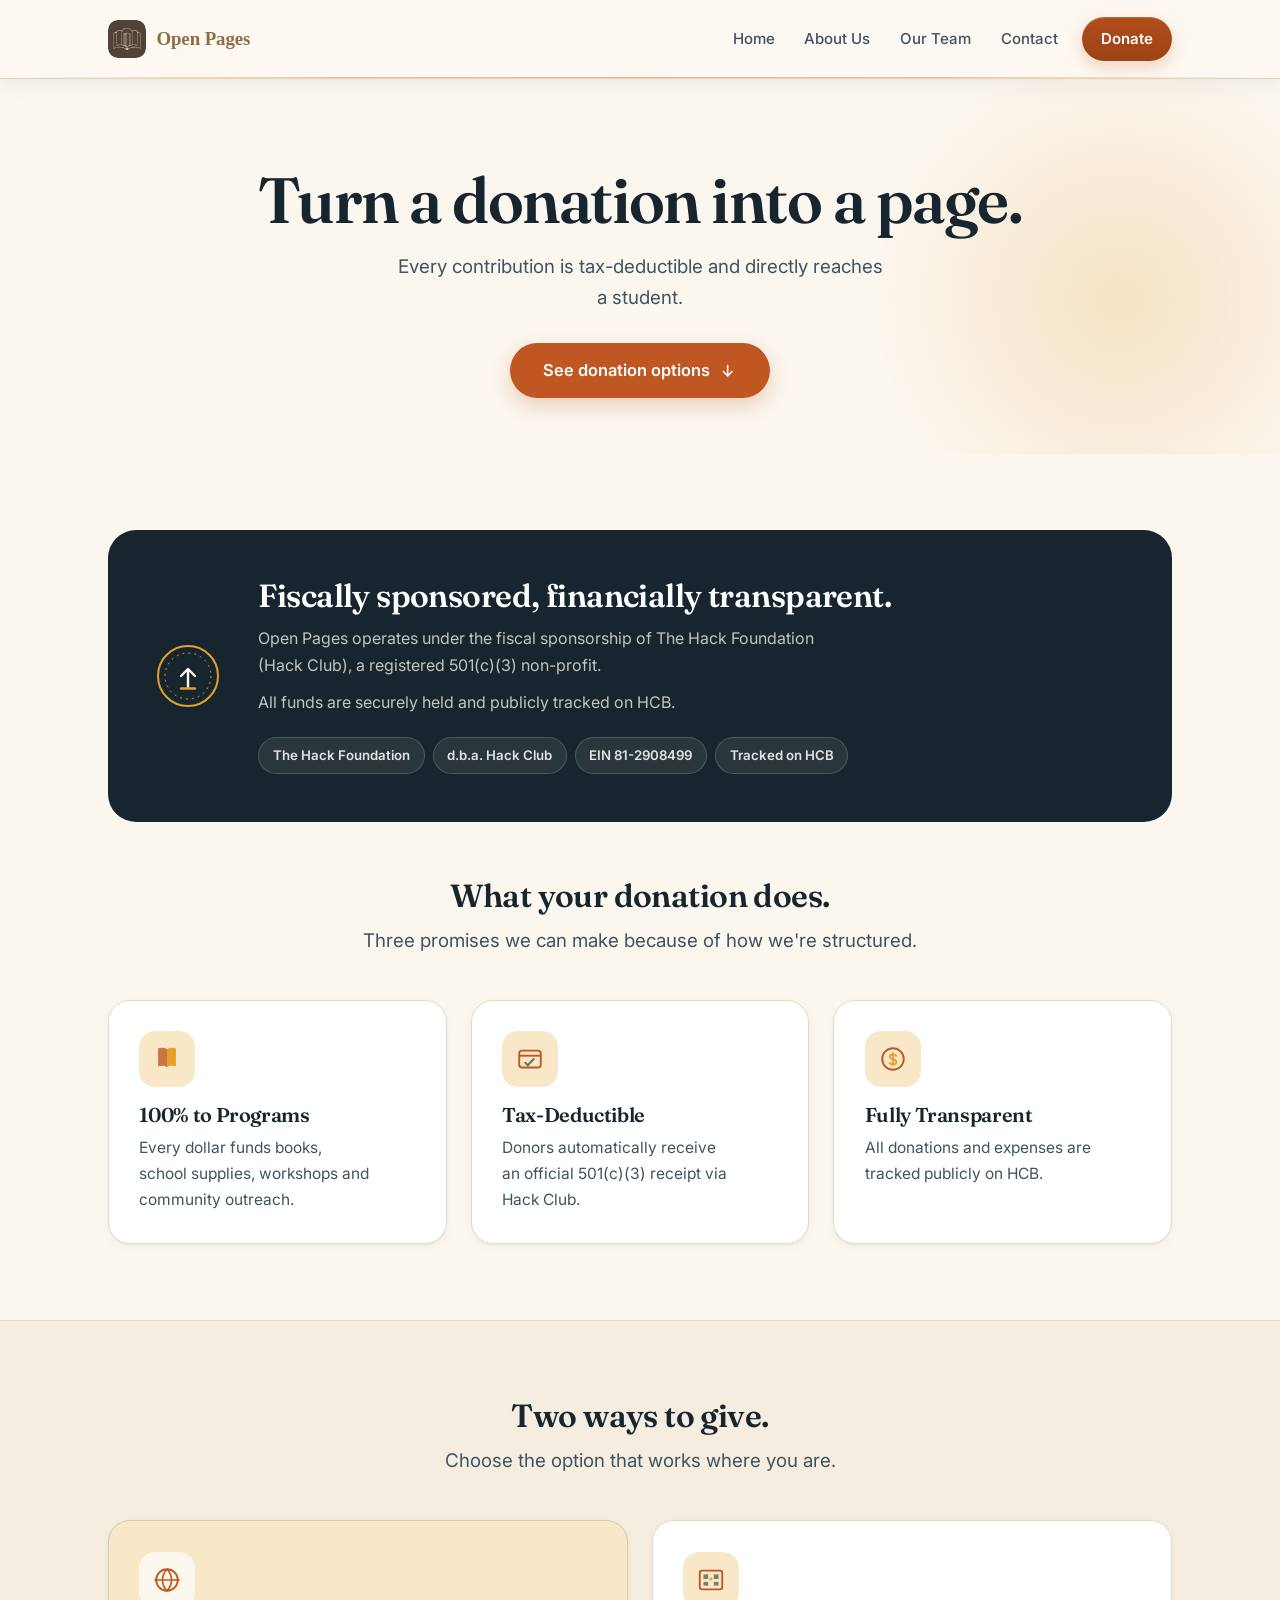
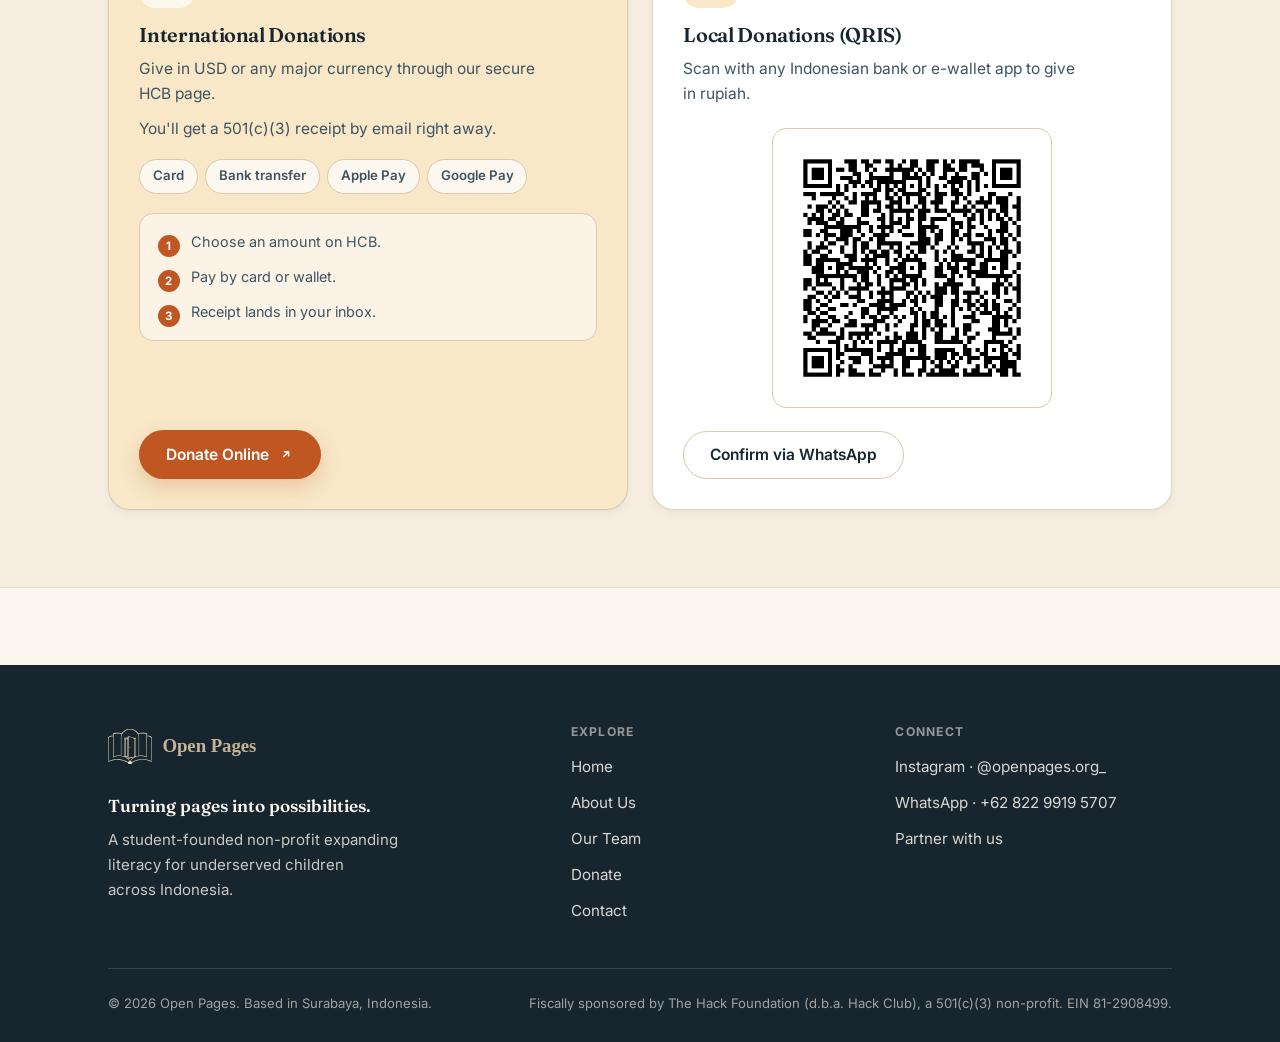
<file: donate.html>
<!DOCTYPE html>
<html lang="en">
<head>
  <meta charset="utf-8">
  <meta name="viewport" content="width=device-width, initial-scale=1">
  <title>Donate — Open Pages</title>
  <meta name="description" content="Donate to Open Pages. Every contribution is tax-deductible, held by our 501(c)(3) fiscal sponsor Hack Club, and tracked publicly on HCB.">
  <meta name="theme-color" content="#fbf6ee">
  <meta property="og:type" content="website">
  <meta property="og:site_name" content="Open Pages">
  <meta property="og:title" content="Donate — Open Pages">
  <meta property="og:description" content="Donate to Open Pages. Every contribution is tax-deductible, held by our 501(c)(3) fiscal sponsor Hack Club, and tracked publicly on HCB.">
  <!-- Replace with an absolute URL (https://yourdomain.com/assets/og-image.png) once the site is live. -->
  <meta property="og:image" content="assets/og-image.png">
  <meta name="twitter:card" content="summary_large_image">
  <link rel="icon" href="assets/logo-badge.svg" type="image/svg+xml">
  <link rel="icon" href="assets/favicon.ico" sizes="32x32">
  <link rel="apple-touch-icon" href="assets/favicon-180.png">
  <link rel="preconnect" href="https://fonts.googleapis.com">
  <link rel="preconnect" href="https://fonts.gstatic.com" crossorigin>
  <link href="https://fonts.googleapis.com/css2?family=Fraunces:opsz,wght@9..144,500;9..144,600;9..144,700&family=Inter:wght@400;500;600;700&display=swap" rel="stylesheet">
  <link rel="stylesheet" href="css/style.css">
</head>
<body>
  <a class="skip-link" href="#main">Skip to content</a>

  <header class="site-header">
    <div class="container">
      <nav class="nav" aria-label="Primary">
        <a class="brand" href="index.html">
          <img class="brand-mark" src="assets/logo-badge.svg" alt="" width="38" height="38">
          <span class="wordmark">Open<em>Pages</em></span>
        </a>

        <input class="nav-check" type="checkbox" id="nav-toggle" aria-label="Open main menu">
        <label class="nav-toggle" for="nav-toggle">
          <span class="nav-toggle-bars"></span>
          <span class="sr-only">Menu</span>
        </label>

        <ul class="nav-menu">
          <li><a href="index.html">Home</a></li>
          <li><a href="about.html">About Us</a></li>
          <li><a href="team.html">Our Team</a></li>
          <li><a href="contact.html">Contact</a></li>
          <li class="nav-cta"><a href="donate.html" aria-current="page">Donate</a></li>
        </ul>
      </nav>
    </div>
  </header>

  <main id="main">
    <section class="hero hero--center">
      <div class="container">
        <div class="hero-inner">
          <div>
            <h1 class="hero-title">Turn a donation into a page.</h1>
            <p class="hero-lede">Every contribution is tax-deductible and directly reaches a student.</p>
            <div class="hero-actions">
              <a class="btn btn-primary btn-lg" href="#ways-to-give">
                See donation options
                <svg viewBox="0 0 20 20" aria-hidden="true" focusable="false" fill="none" stroke="currentColor" stroke-width="1.8" stroke-linecap="round" stroke-linejoin="round"><path d="M10 4v12M5 11l5 5 5-5"/></svg>
              </a>
            </div>
          </div>
        </div>
      </div>
    </section>

    <section class="section" aria-labelledby="transparency-title">
      <div class="container">
        <div class="trust">
          <div class="trust-inner">
            <svg class="trust-seal" viewBox="0 0 64 64" aria-hidden="true" focusable="false">
              <circle cx="32" cy="32" r="30" fill="none" stroke="#e4a02f" stroke-width="2"/>
              <circle cx="32" cy="32" r="23" fill="none" stroke="#e4a02f" stroke-width="1" stroke-dasharray="2 4"/>
              <path d="M32 43V26M25 32l7-7 7 7" fill="none" stroke="#fbf6ee" stroke-width="2.4" stroke-linecap="round" stroke-linejoin="round"/>
              <path d="M25 44.5h14" stroke="#e4a02f" stroke-width="2.4" stroke-linecap="round"/>
            </svg>
            <div>
              <h2 class="trust-title" id="transparency-title">Fiscally sponsored, financially transparent.</h2>
              <p class="trust-text">Open Pages operates under the fiscal sponsorship of The Hack Foundation (Hack Club), a registered 501(c)(3) non-profit.</p>
              <p class="trust-text">All funds are securely held and publicly tracked on HCB.</p>
              <ul class="trust-meta">
                <li>The Hack Foundation</li>
                <li>d.b.a. Hack Club</li>
                <li>EIN 81-2908499</li>
                <li>Tracked on HCB</li>
              </ul>
            </div>
          </div>
        </div>

        <div class="section-head section-head--center" style="margin-top:clamp(2.5rem,5vw,3.5rem)">
          <h2 class="section-title">What your donation does.</h2>
          <p class="section-lede">Three promises we can make because of how we're structured.</p>
        </div>

        <div class="pillars">
          <article class="panel">
            <div class="icon-badge">
              <svg viewBox="0 0 32 32" aria-hidden="true" focusable="false">
                <path d="M16 5.5C13.4 4 10 3.6 6.5 4.6v19.2c3.5-1 6.9-.6 9.5.9V5.5Z" fill="#c05621" opacity=".8"/>
                <path d="M16 5.5c2.6-1.5 6-1.9 9.5-.9v19.2c-3.5-1-6.9-.6-9.5.9V5.5Z" fill="#e4a02f"/>
              </svg>
            </div>
            <h3 class="panel-title">100% to Programs</h3>
            <p class="panel-text">Every dollar funds books, school supplies, workshops and community outreach.</p>
          </article>

          <article class="panel">
            <div class="icon-badge">
              <svg viewBox="0 0 32 32" aria-hidden="true" focusable="false">
                <rect x="4.5" y="7" width="23" height="18" rx="3" fill="none" stroke="#c05621" stroke-width="2"/>
                <path d="M4.5 12.5h23" stroke="#c05621" stroke-width="2"/>
                <path d="M11 20l2.6 2.6L20 16" fill="none" stroke="#5c7a63" stroke-width="2.2" stroke-linecap="round" stroke-linejoin="round"/>
              </svg>
            </div>
            <h3 class="panel-title">Tax-Deductible</h3>
            <p class="panel-text">Donors automatically receive an official 501(c)(3) receipt via Hack Club.</p>
          </article>

          <article class="panel">
            <div class="icon-badge">
              <svg viewBox="0 0 32 32" aria-hidden="true" focusable="false">
                <circle cx="16" cy="16" r="11.5" fill="none" stroke="#c05621" stroke-width="2"/>
                <path d="M16 9.5v13M19.4 12.6c-.9-1-2.1-1.5-3.4-1.5-1.9 0-3.4 1.1-3.4 2.6 0 3.6 7 1.9 7 5.4 0 1.6-1.6 2.7-3.6 2.7-1.5 0-2.7-.5-3.6-1.5" fill="none" stroke="#e4a02f" stroke-width="2" stroke-linecap="round"/>
              </svg>
            </div>
            <h3 class="panel-title">Fully Transparent</h3>
            <p class="panel-text">All donations and expenses are tracked publicly on HCB.</p>
          </article>
        </div>
      </div>
    </section>

    <section class="section section--tint" id="ways-to-give" aria-labelledby="ways-title">
      <div class="container">
        <div class="section-head section-head--center">
          <h2 class="section-title" id="ways-title">Two ways to give.</h2>
          <p class="section-lede">Choose the option that works where you are.</p>
        </div>

        <div class="ways">
          <article class="panel panel--amber">
            <div class="icon-badge">
              <svg viewBox="0 0 32 32" aria-hidden="true" focusable="false">
                <circle cx="16" cy="16" r="11.5" fill="none" stroke="#c05621" stroke-width="2"/>
                <path d="M2.5 16h27M16 4.5c3.2 3.3 4.8 7.2 4.8 11.5S19.2 24.2 16 27.5C12.8 24.2 11.2 20.3 11.2 16S12.8 7.8 16 4.5Z" fill="none" stroke="#c05621" stroke-width="1.8"/>
              </svg>
            </div>
            <h3 class="panel-title">International Donations</h3>
            <p class="panel-text">Give in USD or any major currency through our secure HCB page.</p>
            <p class="panel-text">You'll get a 501(c)(3) receipt by email right away.</p>

            <ul class="give-list">
              <li class="chip">Card</li>
              <li class="chip">Bank transfer</li>
              <li class="chip">Apple Pay</li>
              <li class="chip">Google Pay</li>
            </ul>

            <div class="give-steps">
              <div class="give-step">
                <span class="give-step-num">1</span>
                <p>Choose an amount on HCB.</p>
              </div>
              <div class="give-step">
                <span class="give-step-num">2</span>
                <p>Pay by card or wallet.</p>
              </div>
              <div class="give-step">
                <span class="give-step-num">3</span>
                <p>Receipt lands in your inbox.</p>
              </div>
            </div>

            <div class="panel-actions">
              <a class="btn btn-primary" href="https://hcb.hackclub.com/donations/start/open-pages" target="_blank" rel="noopener">
                Donate Online
                <svg viewBox="0 0 20 20" aria-hidden="true" focusable="false" fill="none" stroke="currentColor" stroke-width="1.8" stroke-linecap="round" stroke-linejoin="round"><path d="M7 13 13 7M8 7h5v5"/></svg>
              </a>
            </div>
          </article>

          <article class="panel">
            <div class="icon-badge">
              <svg viewBox="0 0 32 32" aria-hidden="true" focusable="false">
                <rect x="4" y="6" width="24" height="20" rx="2.5" fill="none" stroke="#c05621" stroke-width="2"/>
                <rect x="8" y="10" width="5" height="5" fill="#17262e" opacity=".55"/>
                <rect x="19" y="10" width="5" height="5" fill="#17262e" opacity=".55"/>
                <rect x="8" y="18" width="5" height="4" fill="#17262e" opacity=".55"/>
                <rect x="19" y="18" width="5" height="4" fill="#17262e" opacity=".55"/>
                <rect x="14.6" y="13.5" width="2.8" height="2.8" fill="#e4a02f"/>
              </svg>
            </div>
            <h3 class="panel-title">Local Donations (QRIS)</h3>
            <p class="panel-text">Scan with any Indonesian bank or e-wallet app to give in rupiah.</p>

            <div class="qr-frame">
              <!-- Live QRIS code at assets/qris-code.png (976x976, square, white background, 4-module quiet zone). -->
              <!-- To change it: export the new QRIS into assets/, then regenerate this same-size file from it. -->
              <svg class="qr-ghost" viewBox="0 0 200 200" aria-hidden="true" focusable="false">
                <rect x="4" y="4" width="192" height="192" rx="12" fill="#fff" stroke="#d8c9af" stroke-width="2" stroke-dasharray="7 7"/>
                <g fill="#d8c9af">
                  <rect x="40" y="40" width="32" height="32" rx="3"/>
                  <rect x="128" y="40" width="32" height="32" rx="3"/>
                  <rect x="40" y="128" width="32" height="32" rx="3"/>
                  <rect x="96" y="88" width="12" height="12" rx="2"/>
                  <rect x="120" y="108" width="12" height="12" rx="2"/>
                  <rect x="144" y="84" width="12" height="12" rx="2"/>
                  <rect x="88" y="132" width="12" height="12" rx="2"/>
                  <rect x="120" y="140" width="12" height="12" rx="2"/>
                  <rect x="148" y="132" width="12" height="12" rx="2"/>
                </g>
                <circle cx="100" cy="104" r="20" fill="#c05621"/>
                <path d="M94 104.5c2.6-6 7.4-9.5 12-10-1 4.6-3.6 8.4-7.6 10.6" fill="none" stroke="#fbf6ee" stroke-width="2.4" stroke-linecap="round"/>
              </svg>
              <img class="qr-img" src="assets/qris-code.png" alt="QRIS code to donate to Open Pages in Indonesian rupiah" width="976" height="976" loading="lazy">
            </div>
            <div class="panel-actions">
              <a class="btn btn-secondary" href="https://wa.me/6282299195707" target="_blank" rel="noopener">Confirm via WhatsApp</a>
            </div>
          </article>
        </div>
      </div>
    </section>
  </main>

  <footer class="site-footer">
    <div class="container">
      <div class="footer-grid">
        <div>
          <a class="brand brand--footer" href="index.html">
            <img class="brand-mark" src="assets/logo-mark.svg" alt="" width="44" height="44" loading="lazy">
            <span class="wordmark">Open<em>Pages</em></span>
          </a>
          <p class="footer-tagline">Turning pages into possibilities.</p>
          <p class="footer-note">A student-founded non-profit expanding literacy for underserved children across Indonesia.</p>
        </div>

        <nav class="footer-col" aria-label="Footer">
          <h2 class="footer-heading">Explore</h2>
          <ul>
            <li><a href="index.html">Home</a></li>
            <li><a href="about.html">About Us</a></li>
            <li><a href="team.html">Our Team</a></li>
            <li><a href="donate.html">Donate</a></li>
            <li><a href="contact.html">Contact</a></li>
          </ul>
        </nav>

        <div class="footer-col">
          <h2 class="footer-heading">Connect</h2>
          <ul>
            <li><a href="https://www.instagram.com/openpages.org_/" target="_blank" rel="noopener">Instagram · @openpages.org_</a></li>
            <li><a href="https://wa.me/6282299195707" target="_blank" rel="noopener">WhatsApp · +62 822 9919 5707</a></li>
            <li><a href="contact.html">Partner with us</a></li>
          </ul>
        </div>
      </div>

      <div class="footer-bottom">
        <p>© 2026 Open Pages. Based in Surabaya, Indonesia.</p>
        <p>Fiscally sponsored by The Hack Foundation (d.b.a. Hack Club), a 501(c)(3) non-profit. EIN 81-2908499.</p>
      </div>
    </div>
  </footer>
</body>
</html>
</file>
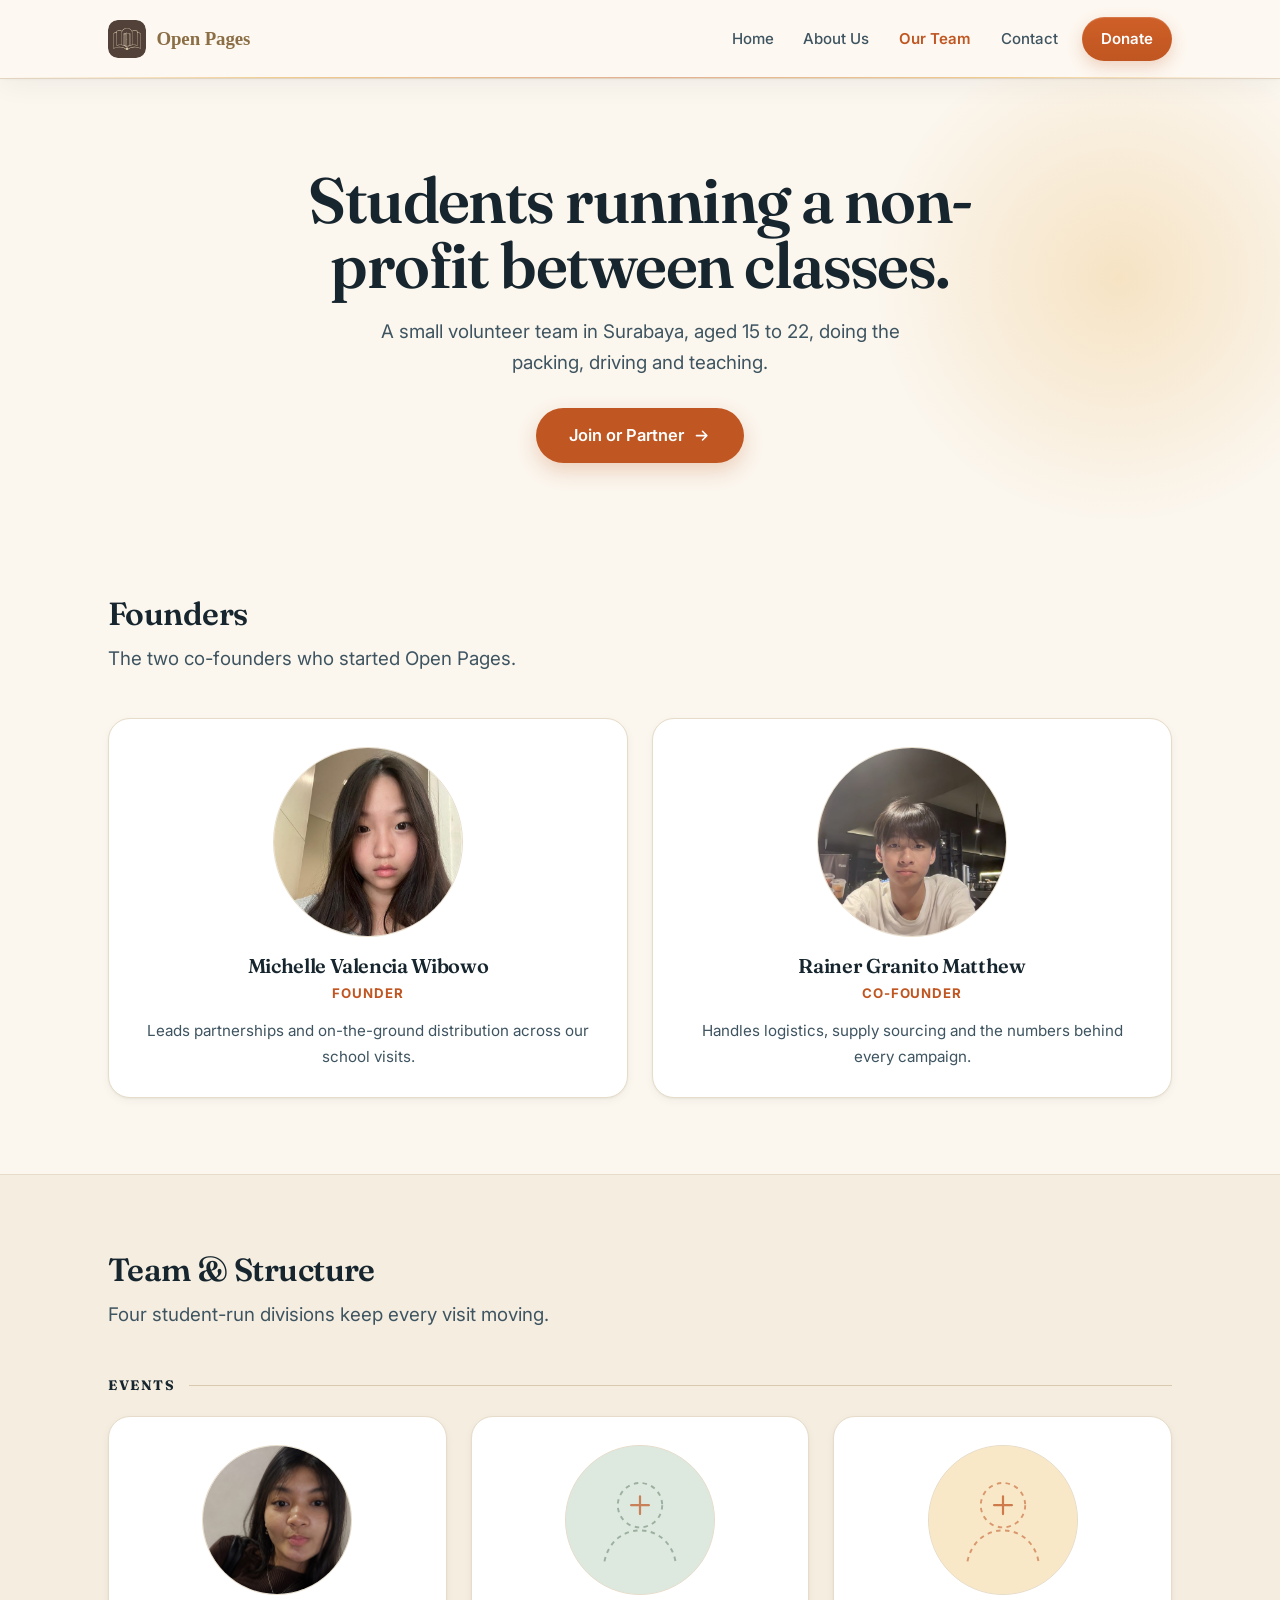
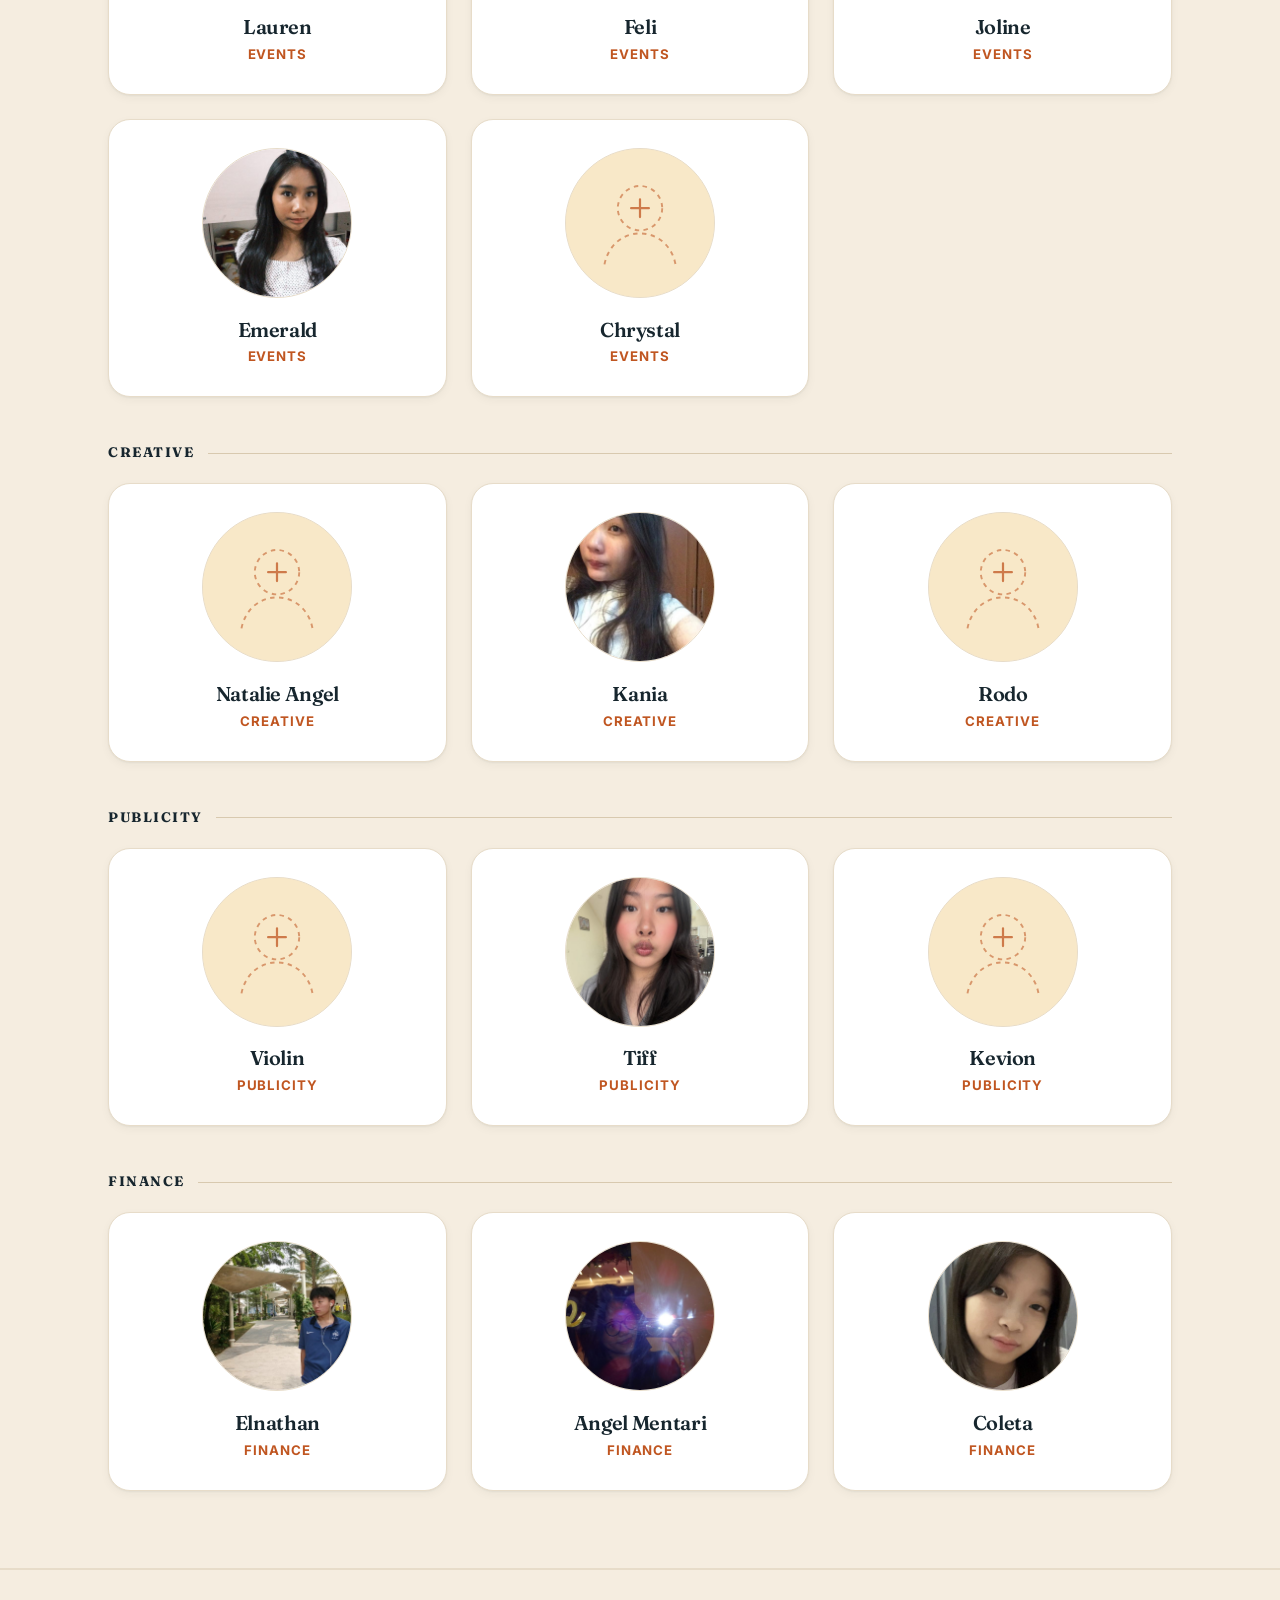
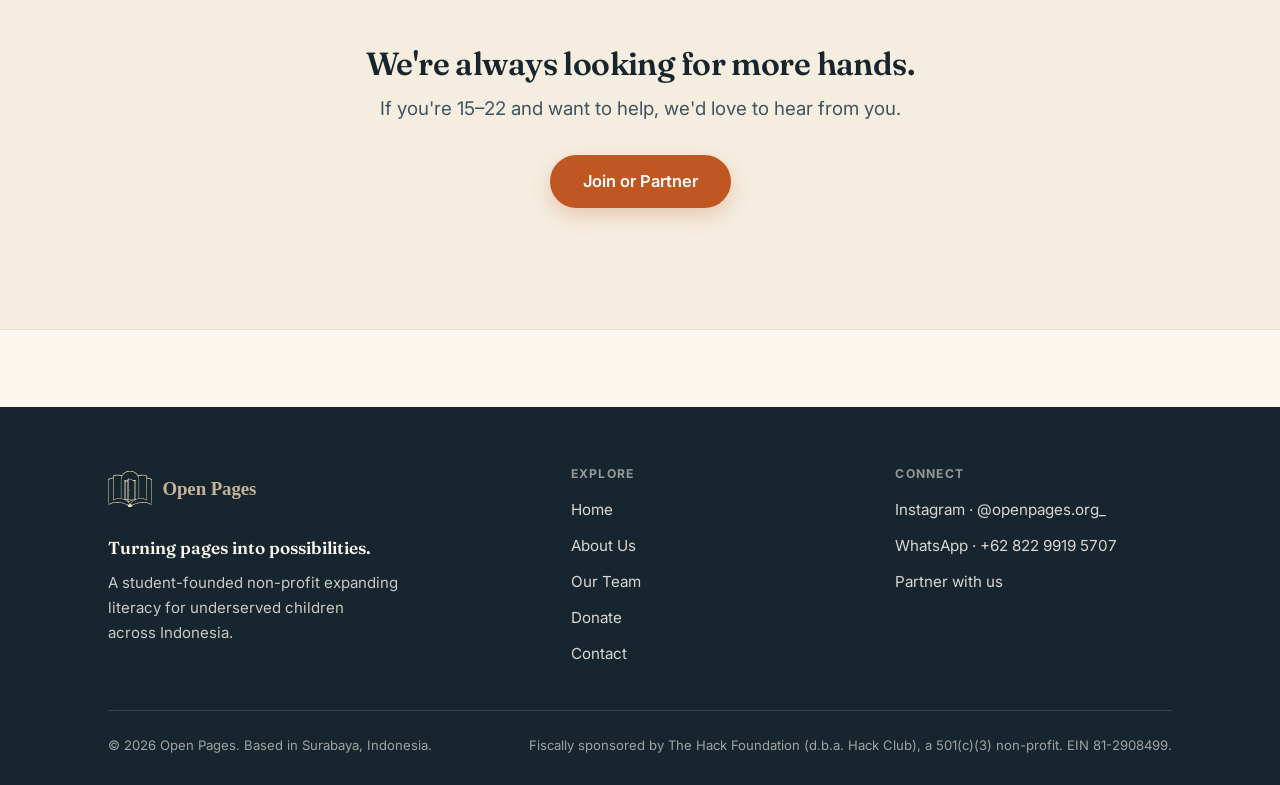
<file: team.html>
<!DOCTYPE html>
<html lang="en">
<head>
  <meta charset="utf-8">
  <meta name="viewport" content="width=device-width, initial-scale=1">
  <title>Our Team — Open Pages</title>
  <meta name="description" content="Meet the student founders and volunteers behind Open Pages, a literacy non-profit based in Surabaya, Indonesia.">
  <meta name="theme-color" content="#fbf6ee">
  <meta property="og:type" content="website">
  <meta property="og:site_name" content="Open Pages">
  <meta property="og:title" content="Our Team — Open Pages">
  <meta property="og:description" content="Meet the student founders and volunteers behind Open Pages, a literacy non-profit based in Surabaya, Indonesia.">
  <!-- Replace with an absolute URL (https://yourdomain.com/assets/og-image.png) once the site is live. -->
  <meta property="og:image" content="assets/og-image.png">
  <meta name="twitter:card" content="summary_large_image">
  <link rel="icon" href="assets/logo-badge.svg" type="image/svg+xml">
  <link rel="icon" href="assets/favicon.ico" sizes="32x32">
  <link rel="apple-touch-icon" href="assets/favicon-180.png">
  <link rel="preconnect" href="https://fonts.googleapis.com">
  <link rel="preconnect" href="https://fonts.gstatic.com" crossorigin>
  <link href="https://fonts.googleapis.com/css2?family=Fraunces:opsz,wght@9..144,500;9..144,600;9..144,700&family=Inter:wght@400;500;600;700&display=swap" rel="stylesheet">
  <link rel="stylesheet" href="css/style.css">
</head>
<body>
  <a class="skip-link" href="#main">Skip to content</a>

  <header class="site-header">
    <div class="container">
      <nav class="nav" aria-label="Primary">
        <a class="brand" href="index.html">
          <img class="brand-mark" src="assets/logo-badge.svg" alt="" width="38" height="38">
          <span class="wordmark">Open<em>Pages</em></span>
        </a>

        <input class="nav-check" type="checkbox" id="nav-toggle" aria-label="Open main menu">
        <label class="nav-toggle" for="nav-toggle">
          <span class="nav-toggle-bars"></span>
          <span class="sr-only">Menu</span>
        </label>

        <ul class="nav-menu">
          <li><a href="index.html">Home</a></li>
          <li><a href="about.html">About Us</a></li>
          <li><a href="team.html" aria-current="page">Our Team</a></li>
          <li><a href="contact.html">Contact</a></li>
          <li class="nav-cta"><a href="donate.html">Donate</a></li>
        </ul>
      </nav>
    </div>
  </header>

  <main id="main">
    <section class="hero hero--center">
      <div class="container">
        <div class="hero-inner">
          <div>
            <h1 class="hero-title">Students running a non-profit between classes.</h1>
            <p class="hero-lede">A small volunteer team in Surabaya, aged 15 to 22, doing the packing, driving and teaching.</p>
            <div class="hero-actions">
              <a class="btn btn-primary btn-lg" href="contact.html">
                Join or Partner
                <svg viewBox="0 0 20 20" aria-hidden="true" focusable="false" fill="none" stroke="currentColor" stroke-width="1.8" stroke-linecap="round" stroke-linejoin="round"><path d="M4 10h12M11 5l5 5-5 5"/></svg>
              </a>
            </div>
          </div>
        </div>
      </div>
    </section>

    <section class="section" aria-labelledby="leadership-title">
      <div class="container">
        <div class="section-head">
          <h2 class="section-title" id="leadership-title">Founders</h2>
          <p class="section-lede">The two co-founders who started Open Pages.</p>
        </div>

        <div class="grid grid--4">
          <article class="person">
            <div class="person-photo">
              <img src="assets/img/team/michelle.jpg" alt="Michelle Valencia Wibowo, founder of Open Pages" width="600" height="600" loading="lazy">
            </div>
            <h3 class="person-name">Michelle Valencia Wibowo</h3>
            <p class="person-role">Founder</p>
            <p class="person-bio">Leads partnerships and on-the-ground distribution across our school visits.</p>
          </article>

          <article class="person">
            <div class="person-photo person-photo--sage">
              <img src="assets/img/team/rainer.jpg" alt="Rainer Granito Matthew, co-founder of Open Pages" width="600" height="600" loading="lazy">
            </div>
            <h3 class="person-name">Rainer Granito Matthew</h3>
            <p class="person-role">Co-Founder</p>
            <p class="person-bio">Handles logistics, supply sourcing and the numbers behind every campaign.</p>
          </article>
        </div>
      </div>
    </section>

    <section class="section section--tint" aria-labelledby="divisions-title">
      <div class="container">
        <div class="section-head">
          <h2 class="section-title" id="divisions-title">Team &amp; Structure</h2>
          <p class="section-lede">Four student-run divisions keep every visit moving.</p>
        </div>

        <!-- ============ Events ============ -->
        <h3 class="division-title">Events</h3>
        <div class="grid grid--4 team-grid">
          <article class="person">
            <div class="person-photo">
              <img src="assets/img/team/lauren.jpg" alt="Lauren, Events team member" width="600" height="600" loading="lazy">
            </div>
            <h4 class="person-name">Lauren</h4>
            <p class="person-role">Events</p>
          </article>
          <article class="person">
            <div class="person-photo person-photo--sage">
              <svg viewBox="0 0 200 200" role="img" aria-label="Avatar placeholder for Feli">
                <rect width="200" height="200" fill="#dde8de"/>
                <circle cx="100" cy="80" r="30" fill="none" stroke="#5c7a63" stroke-opacity=".5" stroke-width="2.6" stroke-dasharray="6 6"/>
                <path d="M52 156c5-26 25-42 48-42s43 16 48 42" fill="none" stroke="#5c7a63" stroke-opacity=".5" stroke-width="2.6" stroke-dasharray="6 6"/>
                <path d="M100 68v24M88 80h24" stroke="#c05621" stroke-opacity=".7" stroke-width="3" stroke-linecap="round"/>
              </svg>
            </div>
            <h4 class="person-name">Feli</h4>
            <p class="person-role">Events</p>
          </article>
          <article class="person">
            <div class="person-photo">
              <svg viewBox="0 0 200 200" role="img" aria-label="Avatar placeholder for Joline">
                <rect width="200" height="200" fill="#f8e8c8"/>
                <circle cx="100" cy="80" r="30" fill="none" stroke="#c05621" stroke-opacity=".55" stroke-width="2.6" stroke-dasharray="6 6"/>
                <path d="M52 156c5-26 25-42 48-42s43 16 48 42" fill="none" stroke="#c05621" stroke-opacity=".55" stroke-width="2.6" stroke-dasharray="6 6"/>
                <path d="M100 68v24M88 80h24" stroke="#c05621" stroke-opacity=".75" stroke-width="3" stroke-linecap="round"/>
              </svg>
            </div>
            <h4 class="person-name">Joline</h4>
            <p class="person-role">Events</p>
          </article>
          <article class="person">
            <div class="person-photo person-photo--sage">
              <img src="assets/img/team/emerald.jpg" alt="Emerald, Events team member" width="600" height="600" loading="lazy">
            </div>
            <h4 class="person-name">Emerald</h4>
            <p class="person-role">Events</p>
          </article>
          <article class="person">
            <div class="person-photo">
              <svg viewBox="0 0 200 200" role="img" aria-label="Avatar placeholder for Chrystal">
                <rect width="200" height="200" fill="#f8e8c8"/>
                <circle cx="100" cy="80" r="30" fill="none" stroke="#c05621" stroke-opacity=".55" stroke-width="2.6" stroke-dasharray="6 6"/>
                <path d="M52 156c5-26 25-42 48-42s43 16 48 42" fill="none" stroke="#c05621" stroke-opacity=".55" stroke-width="2.6" stroke-dasharray="6 6"/>
                <path d="M100 68v24M88 80h24" stroke="#c05621" stroke-opacity=".75" stroke-width="3" stroke-linecap="round"/>
              </svg>
            </div>
            <h4 class="person-name">Chrystal</h4>
            <p class="person-role">Events</p>
          </article>
        </div>

        <!-- ============ Creative ============ -->
        <h3 class="division-title">Creative</h3>
        <div class="grid grid--4 team-grid">
          <article class="person">
            <div class="person-photo">
              <svg viewBox="0 0 200 200" role="img" aria-label="Avatar placeholder for Natalie Angel">
                <rect width="200" height="200" fill="#f8e8c8"/>
                <circle cx="100" cy="80" r="30" fill="none" stroke="#c05621" stroke-opacity=".55" stroke-width="2.6" stroke-dasharray="6 6"/>
                <path d="M52 156c5-26 25-42 48-42s43 16 48 42" fill="none" stroke="#c05621" stroke-opacity=".55" stroke-width="2.6" stroke-dasharray="6 6"/>
                <path d="M100 68v24M88 80h24" stroke="#c05621" stroke-opacity=".75" stroke-width="3" stroke-linecap="round"/>
              </svg>
            </div>
            <h4 class="person-name">Natalie Angel</h4>
            <p class="person-role">Creative</p>
          </article>
          <article class="person">
            <div class="person-photo person-photo--sage">
              <img src="assets/img/team/kania.jpg" alt="Kania, Creative team member" width="600" height="600" loading="lazy">
            </div>
            <h4 class="person-name">Kania</h4>
            <p class="person-role">Creative</p>
          </article>
          <article class="person">
            <div class="person-photo">
              <svg viewBox="0 0 200 200" role="img" aria-label="Avatar placeholder for Rodo">
                <rect width="200" height="200" fill="#f8e8c8"/>
                <circle cx="100" cy="80" r="30" fill="none" stroke="#c05621" stroke-opacity=".55" stroke-width="2.6" stroke-dasharray="6 6"/>
                <path d="M52 156c5-26 25-42 48-42s43 16 48 42" fill="none" stroke="#c05621" stroke-opacity=".55" stroke-width="2.6" stroke-dasharray="6 6"/>
                <path d="M100 68v24M88 80h24" stroke="#c05621" stroke-opacity=".75" stroke-width="3" stroke-linecap="round"/>
              </svg>
            </div>
            <h4 class="person-name">Rodo</h4>
            <p class="person-role">Creative</p>
          </article>
        </div>

        <!-- ============ Publicity ============ -->
        <h3 class="division-title">Publicity</h3>
        <div class="grid grid--4 team-grid">
          <article class="person">
            <div class="person-photo">
              <svg viewBox="0 0 200 200" role="img" aria-label="Avatar placeholder for Violin">
                <rect width="200" height="200" fill="#f8e8c8"/>
                <circle cx="100" cy="80" r="30" fill="none" stroke="#c05621" stroke-opacity=".55" stroke-width="2.6" stroke-dasharray="6 6"/>
                <path d="M52 156c5-26 25-42 48-42s43 16 48 42" fill="none" stroke="#c05621" stroke-opacity=".55" stroke-width="2.6" stroke-dasharray="6 6"/>
                <path d="M100 68v24M88 80h24" stroke="#c05621" stroke-opacity=".75" stroke-width="3" stroke-linecap="round"/>
              </svg>
            </div>
            <h4 class="person-name">Violin</h4>
            <p class="person-role">Publicity</p>
          </article>
          <article class="person">
            <div class="person-photo person-photo--sage">
              <img src="assets/img/team/tiff.jpg" alt="Tiff, Publicity team member" width="600" height="600" loading="lazy">
            </div>
            <h4 class="person-name">Tiff</h4>
            <p class="person-role">Publicity</p>
          </article>
          <article class="person">
            <div class="person-photo">
              <svg viewBox="0 0 200 200" role="img" aria-label="Avatar placeholder for Kevion">
                <rect width="200" height="200" fill="#f8e8c8"/>
                <circle cx="100" cy="80" r="30" fill="none" stroke="#c05621" stroke-opacity=".55" stroke-width="2.6" stroke-dasharray="6 6"/>
                <path d="M52 156c5-26 25-42 48-42s43 16 48 42" fill="none" stroke="#c05621" stroke-opacity=".55" stroke-width="2.6" stroke-dasharray="6 6"/>
                <path d="M100 68v24M88 80h24" stroke="#c05621" stroke-opacity=".75" stroke-width="3" stroke-linecap="round"/>
              </svg>
            </div>
            <h4 class="person-name">Kevion</h4>
            <p class="person-role">Publicity</p>
          </article>
        </div>

        <!-- ============ Finance ============ -->
        <h3 class="division-title">Finance</h3>
        <div class="grid grid--4 team-grid">
          <article class="person">
            <div class="person-photo">
              <img src="assets/img/team/elnathan.jpg" alt="Elnathan, Finance team member" width="600" height="600" loading="lazy">
            </div>
            <h4 class="person-name">Elnathan</h4>
            <p class="person-role">Finance</p>
          </article>
          <article class="person">
            <div class="person-photo person-photo--sage">
              <img src="assets/img/team/angel-mentari.jpg" alt="Angel Mentari, Finance team member" width="600" height="600" loading="lazy">
            </div>
            <h4 class="person-name">Angel Mentari</h4>
            <p class="person-role">Finance</p>
          </article>
          <article class="person">
            <div class="person-photo">
              <img src="assets/img/team/coleta.jpg" alt="Coleta, Finance team member" width="600" height="600" loading="lazy">
            </div>
            <h4 class="person-name">Coleta</h4>
            <p class="person-role">Finance</p>
          </article>
        </div>
      </div>
    </section>

    <section class="section section--tint" aria-labelledby="team-cta-title">
      <div class="container container--narrow">
        <div class="section-head section-head--center">
          <h2 class="section-title" id="team-cta-title">We're always looking for more hands.</h2>
          <p class="section-lede">If you're 15–22 and want to help, we'd love to hear from you.</p>
          <div class="hero-actions" style="justify-content:center">
            <a class="btn btn-primary btn-lg" href="contact.html">Join or Partner</a>
          </div>
        </div>
      </div>
    </section>
  </main>

  <footer class="site-footer">
    <div class="container">
      <div class="footer-grid">
        <div>
          <a class="brand brand--footer" href="index.html">
            <img class="brand-mark" src="assets/logo-mark.svg" alt="" width="44" height="44" loading="lazy">
            <span class="wordmark">Open<em>Pages</em></span>
          </a>
          <p class="footer-tagline">Turning pages into possibilities.</p>
          <p class="footer-note">A student-founded non-profit expanding literacy for underserved children across Indonesia.</p>
        </div>

        <nav class="footer-col" aria-label="Footer">
          <h2 class="footer-heading">Explore</h2>
          <ul>
            <li><a href="index.html">Home</a></li>
            <li><a href="about.html">About Us</a></li>
            <li><a href="team.html">Our Team</a></li>
            <li><a href="donate.html">Donate</a></li>
            <li><a href="contact.html">Contact</a></li>
          </ul>
        </nav>

        <div class="footer-col">
          <h2 class="footer-heading">Connect</h2>
          <ul>
            <li><a href="https://www.instagram.com/openpages.org_/" target="_blank" rel="noopener">Instagram · @openpages.org_</a></li>
            <li><a href="https://wa.me/6282299195707" target="_blank" rel="noopener">WhatsApp · +62 822 9919 5707</a></li>
            <li><a href="contact.html">Partner with us</a></li>
          </ul>
        </div>
      </div>

      <div class="footer-bottom">
        <p>© 2026 Open Pages. Based in Surabaya, Indonesia.</p>
        <p>Fiscally sponsored by The Hack Foundation (d.b.a. Hack Club), a 501(c)(3) non-profit. EIN 81-2908499.</p>
      </div>
    </div>
  </footer>
</body>
</html>
</file>
<file: css/style.css>
/* ==========================================================================
   Open Pages — "Turning Pages Into Possibilities"
   Global stylesheet. Semantic HTML5 + vanilla CSS3, no build step.

   Contents
   01. Design tokens
   02. Reset & base
   03. Layout helpers
   04. Buttons
   05. Header & navigation (CSS-only mobile menu)
   06. Hero
   07. Stats strip
   08. Sections
   09. Photo slots & illustration frames
   10. Campaign gallery cards
   11. Trust / fiscal sponsorship band
   12. Pillars, programs & ways to give
   13. Team cards
   14. Contact list
   15. QRIS card
   16. Footer
   17. Motion & accessibility
   ========================================================================== */

/* --------------------------------------------------------------------------
   01. Design tokens
   -------------------------------------------------------------------------- */
:root {
  /* Surface */
  --cream: #fbf6ee;
  --cream-2: #f5ede0;
  --paper: #ffffff;

  /* Ink */
  --ink: #17262e;
  --ink-2: #3e5460;
  --ink-3: #70828c;

  /* Lines */
  --line: #e7dcc9;
  --line-strong: #d8c9af;

  /* Accents */
  --terracotta: #c05621;
  --terracotta-dark: #9c4215;
  --amber: #e4a02f;
  --amber-soft: #f8e8c8;
  --sage: #5c7a63;
  --sage-soft: #dde8de;

  /* Brand wordmark — warm tan from the logo.
     --brand-tan is the exact artwork tan; it reads 7.61:1 on the dark footer,
     where it is used verbatim. Against cream it is only 1.90:1, so light
     surfaces use --brand-tan-deep instead (same 36deg hue, 4.42:1 on cream and
     3.65:1 even where the translucent sticky header sits over the navy band). */
  --brand-tan: #c6b397;
  --brand-tan-deep: #8b6e45;

  /* Type */
  --font-display: "Fraunces", "Iowan Old Style", Georgia, "Times New Roman", serif;
  --font-serif: Georgia, "Iowan Old Style", "Times New Roman", Times, serif;
  --font-body: "Inter", system-ui, -apple-system, "Segoe UI", Roboto, Helvetica, Arial, sans-serif;

  --lede: clamp(1.02rem, 0.98rem + 0.28vw, 1.175rem);
  --step-1: clamp(2.4rem, 1.6rem + 4.2vw, 4rem);
  --step-2: clamp(1.45rem, 1.15rem + 1.3vw, 2rem);
  --step-3: clamp(1.08rem, 1.02rem + 0.35vw, 1.25rem);

  /* Space */
  --wrap: 1120px;
  --pad: clamp(1.15rem, 4vw, 1.75rem);
  --section-y: clamp(3rem, 6vw, 5rem);

  /* Radius */
  --r-sm: 10px;
  --r: 14px;
  --r-lg: 22px;
  --r-xl: 28px;

  /* Elevation */
  --shadow-1: 0 1px 2px rgba(23, 38, 46, 0.05), 0 3px 10px rgba(23, 38, 46, 0.045);
  --shadow-2: 0 6px 16px rgba(23, 38, 46, 0.07), 0 18px 40px rgba(23, 38, 46, 0.06);

  --ease: cubic-bezier(0.22, 0.61, 0.36, 1);
}

/* --------------------------------------------------------------------------
   02. Reset & base
   -------------------------------------------------------------------------- */
*,
*::before,
*::after {
  box-sizing: border-box;
}

html {
  scroll-behavior: smooth;
  scroll-padding-top: 92px;
  -webkit-text-size-adjust: 100%;
}

body {
  margin: 0;
  background: var(--cream);
  color: var(--ink);
  font-family: var(--font-body);
  font-size: 1rem;
  line-height: 1.65;
  -webkit-font-smoothing: antialiased;
  -moz-osx-font-smoothing: grayscale;
}

h1,
h2,
h3,
h4 {
  font-family: var(--font-display);
  font-weight: 600;
  line-height: 1.12;
  letter-spacing: -0.018em;
  margin: 0;
  text-wrap: balance;
}

p {
  margin: 0;
  text-wrap: pretty;
}

ul,
ol {
  margin: 0;
  padding: 0;
}

img,
svg {
  display: block;
  max-width: 100%;
}

img {
  height: auto;
}

a {
  color: var(--terracotta);
  text-decoration-thickness: 1px;
  text-underline-offset: 2px;
}

a:hover {
  color: var(--terracotta-dark);
}

:focus-visible {
  outline: 2px solid var(--terracotta);
  outline-offset: 3px;
  border-radius: 4px;
}

/* --------------------------------------------------------------------------
   03. Layout helpers
   -------------------------------------------------------------------------- */
.container {
  width: 100%;
  max-width: var(--wrap);
  margin-inline: auto;
  padding-inline: var(--pad);
}

.container--narrow {
  max-width: 820px;
}

.grid {
  display: grid;
  gap: clamp(1rem, 2.2vw, 1.5rem);
}

.grid--2 {
  grid-template-columns: repeat(auto-fit, minmax(min(320px, 100%), 1fr));
}

.grid--4 {
  grid-template-columns: repeat(auto-fit, minmax(min(230px, 100%), 1fr));
}

.sr-only {
  position: absolute;
  width: 1px;
  height: 1px;
  padding: 0;
  margin: -1px;
  overflow: hidden;
  clip: rect(0 0 0 0);
  clip-path: inset(50%);
  white-space: nowrap;
  border: 0;
}

.skip-link {
  position: absolute;
  left: var(--pad);
  top: 0;
  z-index: 100;
  transform: translateY(-140%);
  background: var(--ink);
  color: var(--cream);
  padding: 0.7rem 1.1rem;
  border-radius: 0 0 var(--r) var(--r);
  font-weight: 600;
  text-decoration: none;
  transition: transform 0.2s var(--ease);
}

.skip-link:focus {
  transform: translateY(0);
  color: var(--cream);
}

/* --------------------------------------------------------------------------
   04. Buttons
   -------------------------------------------------------------------------- */
.btn {
  display: inline-flex;
  align-items: center;
  justify-content: center;
  gap: 0.55rem;
  font-family: var(--font-body);
  font-size: 0.97rem;
  font-weight: 600;
  line-height: 1;
  text-align: center;
  text-decoration: none;
  border: 1px solid transparent;
  border-radius: 999px;
  padding: 0.95rem 1.6rem;
  cursor: pointer;
  transition: background-color 0.22s var(--ease), color 0.22s var(--ease),
    border-color 0.22s var(--ease), transform 0.22s var(--ease),
    box-shadow 0.22s var(--ease);
}

.btn svg {
  width: 1.05em;
  height: 1.05em;
  flex: none;
  transition: transform 0.22s var(--ease);
}

.btn-primary {
  background: var(--terracotta);
  color: #fff;
  box-shadow: 0 8px 20px rgba(192, 86, 33, 0.24);
}

.btn-primary:hover {
  background: var(--terracotta-dark);
  color: #fff;
  transform: translateY(-2px);
  box-shadow: 0 12px 26px rgba(192, 86, 33, 0.3);
}

.btn-primary:hover svg {
  transform: translateX(3px);
}

.btn-secondary {
  background: var(--paper);
  color: var(--ink);
  border-color: var(--line-strong);
}

.btn-secondary:hover {
  background: #fff;
  color: var(--ink);
  border-color: var(--ink-3);
  transform: translateY(-2px);
}

.btn-amber {
  background: var(--amber);
  color: var(--ink);
}

.btn-amber:hover {
  background: #d8912a;
  color: var(--ink);
  transform: translateY(-2px);
}

.btn-lg {
  padding: 1.1rem 2rem;
  font-size: 1.03rem;
}

.btn-sm {
  padding: 0.6rem 1.15rem;
  font-size: 0.9rem;
}

/* --------------------------------------------------------------------------
   05. Header & navigation
   -------------------------------------------------------------------------- */
.site-header {
  position: sticky;
  top: 0;
  z-index: 50;
  background: rgba(253, 249, 243, 0.86);
  backdrop-filter: saturate(170%) blur(14px);
  -webkit-backdrop-filter: saturate(170%) blur(14px);
  border-bottom: 1px solid rgba(216, 201, 175, 0.75);
  box-shadow: 0 1px 2px rgba(23, 38, 46, 0.03), 0 8px 24px rgba(23, 38, 46, 0.045);
}

/* Warm hairline under the header, fading out at the edges so the bar
   reads as a lit surface rather than a hard divider. */
.site-header::after {
  content: "";
  position: absolute;
  inset: auto 0 0 0;
  height: 1px;
  background: linear-gradient(
    90deg,
    transparent,
    rgba(228, 160, 47, 0.5) 22%,
    rgba(192, 86, 33, 0.45) 50%,
    rgba(228, 160, 47, 0.5) 78%,
    transparent
  );
  pointer-events: none;
}

.nav {
  position: relative;
  display: flex;
  align-items: center;
  justify-content: space-between;
  gap: 1rem;
  min-height: 78px;
}

.brand {
  display: inline-flex;
  align-items: center;
  gap: 0.65rem;
  color: var(--ink);
  text-decoration: none;
}

.brand-mark {
  display: block;
  width: 38px;
  height: 38px;
  flex: none;
  object-fit: contain;
  border-radius: 10px;
  transition: transform 0.3s var(--ease), box-shadow 0.3s var(--ease);
}

.brand:hover .brand-mark {
  transform: rotate(-4deg) scale(1.05);
  box-shadow: 0 6px 16px rgba(82, 65, 57, 0.26);
}

.brand:focus-visible {
  outline: 2px solid var(--terracotta);
  outline-offset: 4px;
  border-radius: 10px;
}

.wordmark {
  font-family: var(--font-serif);
  font-size: 1.18rem;   /* 18.88px — clears the 18.66px bold large-text threshold,
                           so the 3:1 minimum applies rather than 4.5:1 */
  font-weight: 700;
  letter-spacing: -0.005em;
  line-height: 1;
  white-space: nowrap;
  color: var(--brand-tan-deep);
}

/* "Open" and "Pages" read as one continuous wordmark, matching the logo
   artwork, so the emphasis span no longer changes colour. The markup is
   `Open<em>Pages</em>` with no whitespace between the tags, which was fine
   when the halves were different colours but collapses to "OpenPages" now
   that they match — so the gap is restored here rather than in 5 HTML files. */
.wordmark em {
  font-style: normal;
  color: inherit;
}

.wordmark em::before {
  content: "\00a0";
}

/* Desktop menu */
.nav-menu {
  display: flex;
  align-items: center;
  gap: 0.15rem;
  list-style: none;
}

.nav-menu a {
  position: relative;
  display: block;
  padding: 0.5rem 0.85rem;
  border-radius: 999px;
  color: var(--ink-2);
  font-size: 0.94rem;
  font-weight: 500;
  text-decoration: none;
  transition: color 0.2s var(--ease), background-color 0.2s var(--ease);
}

.nav-menu a:hover {
  color: var(--ink);
  background: rgba(245, 237, 224, 0.85);
}

.nav-menu a:focus-visible {
  outline: 2px solid var(--terracotta);
  outline-offset: 2px;
}

.nav-menu a[aria-current="page"] {
  color: var(--terracotta);
  font-weight: 600;
}

/* Animated underline on desktop only — it would be noise in the
   stacked mobile panel. */
@media (min-width: 861px) {
  .nav-menu a:not(.nav-cta a)::after {
    content: "";
    position: absolute;
    left: 0.85rem;
    right: 0.85rem;
    bottom: 0.28rem;
    height: 2px;
    border-radius: 999px;
    background: currentColor;
    transform: scaleX(0);
    transform-origin: center;
    opacity: 0.85;
    transition: transform 0.25s var(--ease);
  }

  .nav-menu a:not(.nav-cta a):hover::after,
  .nav-menu a[aria-current="page"]::after {
    transform: scaleX(1);
  }
}

.nav-cta {
  margin-left: 0.5rem;
}

.nav-cta a {
  padding: 0.62rem 1.2rem;
  background: linear-gradient(180deg, #cf5f28, var(--terracotta));
  color: #fff;
  font-weight: 600;
  box-shadow:
    0 1px 1px rgba(255, 255, 255, 0.18) inset,
    0 6px 16px rgba(192, 86, 33, 0.24);
  transition: transform 0.2s var(--ease), box-shadow 0.2s var(--ease), background 0.2s var(--ease);
}

.nav-cta a:hover {
  background: linear-gradient(180deg, #b34c1b, var(--terracotta-dark));
  box-shadow:
    0 1px 1px rgba(255, 255, 255, 0.2) inset,
    0 10px 24px rgba(192, 86, 33, 0.32);
  transform: translateY(-1px);
}

.nav-cta a[aria-current="page"] {
  background: linear-gradient(180deg, #b34c1b, var(--terracotta-dark));
  color: #fff;
}

/* Checkbox-driven toggle (no JavaScript) */
.nav-check {
  position: absolute;
  width: 1px;
  height: 1px;
  margin: -1px;
  padding: 0;
  overflow: hidden;
  clip: rect(0 0 0 0);
  clip-path: inset(50%);
  white-space: nowrap;
  border: 0;
}

.nav-toggle {
  display: none;
}

.nav-toggle-bars,
.nav-toggle-bars::before,
.nav-toggle-bars::after {
  display: block;
  width: 18px;
  height: 2px;
  border-radius: 2px;
  background: var(--ink);
  transition: transform 0.25s var(--ease), background-color 0.25s var(--ease);
}

.nav-toggle-bars {
  position: relative;
}

.nav-toggle-bars::before,
.nav-toggle-bars::after {
  content: "";
  position: absolute;
  left: 0;
}

.nav-toggle-bars::before {
  top: -6px;
}

.nav-toggle-bars::after {
  top: 6px;
}

@media (max-width: 860px) {
  .nav-toggle {
    display: grid;
    place-items: center;
    width: 44px;
    height: 44px;
    border: 1px solid var(--line-strong);
    border-radius: 12px;
    background: var(--paper);
    cursor: pointer;
  }

  .nav-check:focus-visible + .nav-toggle {
    outline: 2px solid var(--terracotta);
    outline-offset: 3px;
  }

  .nav-check:checked + .nav-toggle .nav-toggle-bars {
    background: transparent;
  }

  .nav-check:checked + .nav-toggle .nav-toggle-bars::before {
    transform: translateY(6px) rotate(45deg);
  }

  .nav-check:checked + .nav-toggle .nav-toggle-bars::after {
    transform: translateY(-6px) rotate(-45deg);
  }

  .nav-menu {
    position: absolute;
    top: calc(100% - 4px);
    left: var(--pad);
    right: var(--pad);
    flex-direction: column;
    align-items: stretch;
    gap: 0.15rem;
    padding: 0.6rem;
    background: var(--paper);
    border: 1px solid var(--line);
    border-radius: var(--r-lg);
    box-shadow: var(--shadow-2);
    opacity: 0;
    visibility: hidden;
    transform: translateY(-8px);
    transition: opacity 0.22s var(--ease), transform 0.22s var(--ease),
      visibility 0.22s var(--ease);
  }

  .nav-check:checked ~ .nav-menu {
    opacity: 1;
    visibility: visible;
    transform: translateY(0);
  }

  .nav-menu a {
    padding: 0.75rem 1rem;
    font-size: 1rem;
    border-radius: var(--r-sm);
  }

  .nav-cta {
    margin: 0.35rem 0 0;
  }

  .nav-cta a {
    text-align: center;
  }
}

/* --------------------------------------------------------------------------
   06. Hero
   -------------------------------------------------------------------------- */
.hero {
  position: relative;
  isolation: isolate;
  overflow: hidden;
  padding: clamp(2.75rem, 7vw, 5.5rem) 0 clamp(2.25rem, 5vw, 3.5rem);
}

.hero::before {
  content: "";
  position: absolute;
  z-index: -1;
  top: -32%;
  right: -14%;
  width: min(680px, 82vw);
  aspect-ratio: 1;
  border-radius: 50%;
  background: radial-gradient(
    closest-side,
    rgba(228, 160, 47, 0.22),
    rgba(228, 160, 47, 0) 72%
  );
  pointer-events: none;
}

.hero-inner {
  display: grid;
  gap: clamp(2rem, 4.5vw, 3.5rem);
  align-items: center;
}

/* --------------------------------------------------------------------------
   Homepage hero — first-glance treatment.
   Scoped to .hero--home so the inner-page heroes stay calm.
   -------------------------------------------------------------------------- */

/* Deeper, warmer wash: a large amber glow plus a soft sage counter-glow,
   so the first screen reads rich rather than plain cream. */
.hero--home {
  background:
    radial-gradient(120% 90% at 78% 6%, rgba(228, 160, 47, 0.16), transparent 62%),
    radial-gradient(90% 80% at 4% 92%, rgba(92, 122, 99, 0.11), transparent 60%),
    linear-gradient(180deg, #fdf9f2 0%, var(--cream) 58%, var(--cream-2) 100%);
}

.hero--home::before {
  top: -40%;
  right: -18%;
  width: min(820px, 96vw);
  background: radial-gradient(
    closest-side,
    rgba(228, 160, 47, 0.3),
    rgba(192, 86, 33, 0.12) 52%,
    rgba(228, 160, 47, 0) 74%
  );
}

/* Bigger, tighter headline — the single thing that must land instantly. */
.hero--home .hero-title {
  font-size: clamp(2.65rem, 1.35rem + 5.4vw, 5.1rem);
  font-weight: 700;
  line-height: 0.98;
  letter-spacing: -0.038em;
  text-wrap: balance;
}

/* The one highlighted word, in the brand tan with a hand-drawn underline. */
.hero--home .hero-title em {
  position: relative;
  font-style: italic;
  color: var(--terracotta);
  white-space: nowrap;
}

.hero--home .hero-title em::after {
  content: "";
  position: absolute;
  left: 0.04em;
  right: 0.04em;
  bottom: 0.02em;
  height: 0.16em;
  border-radius: 999px;
  background: linear-gradient(90deg, var(--amber), rgba(228, 160, 47, 0.35));
  transform: rotate(-1.1deg);
  z-index: -1;
}

.hero--home .hero-lede {
  margin-top: 1.4rem;
  max-width: 40ch;
  font-size: clamp(1.05rem, 0.98rem + 0.45vw, 1.28rem);
  line-height: 1.55;
}

.hero--home .hero-actions {
  margin-top: 2.1rem;
  align-items: center;
}

/* Photo gets a warmer, deeper shadow and a subtle caption treatment. */
.hero--home .hero-media .photo {
  border-radius: var(--r-xl);
  box-shadow:
    0 2px 4px rgba(23, 38, 46, 0.06),
    0 22px 48px rgba(23, 38, 46, 0.16),
    0 0 0 1px rgba(228, 160, 47, 0.18);
  transform: rotate(0.6deg);
}

.hero--home .hero-caption {
  margin-top: 0.85rem;
  color: var(--ink-2);
  font-size: 0.82rem;
  font-weight: 600;
  letter-spacing: 0.055em;
  text-transform: uppercase;
}

/* Stats read as a card on this hero, lifting them off the background. */
.hero--home .stats {
  margin-top: clamp(2.25rem, 4.5vw, 3.25rem);
  padding: clamp(1.35rem, 2.6vw, 1.9rem) clamp(1.1rem, 2.4vw, 1.75rem);
  background: rgba(255, 255, 255, 0.66);
  border: 1px solid rgba(216, 201, 175, 0.7);
  border-radius: var(--r-lg);
  box-shadow: 0 2px 4px rgba(23, 38, 46, 0.04), 0 12px 30px rgba(23, 38, 46, 0.05);
  backdrop-filter: blur(6px);
  -webkit-backdrop-filter: blur(6px);
}

.hero--home .stat-num {
  font-size: clamp(2.1rem, 1.45rem + 2.2vw, 3.15rem);
}

@media (max-width: 600px) {
  .hero--home .hero-title {
    font-size: clamp(2.3rem, 1.2rem + 6.6vw, 3.1rem);
  }

  .hero--home .hero-media .photo {
    transform: none;
  }
}

@media (min-width: 900px) {
  .hero-inner {
    grid-template-columns: 1.02fr 0.98fr;
  }
}

.hero-title {
  font-size: var(--step-1);
  font-weight: 600;
  line-height: 1.02;
  letter-spacing: -0.024em;
}

.hero-lede {
  margin-top: 1.15rem;
  max-width: 46ch;
  color: var(--ink-2);
  font-size: var(--lede);
}

.hero-actions {
  display: flex;
  flex-wrap: wrap;
  gap: 0.85rem;
  margin-top: 1.9rem;
}

/* Centered hero variant (inner pages) */
.hero--center {
  text-align: center;
}

.hero--center .hero-inner {
  grid-template-columns: 1fr;
  justify-items: center;
}

.hero--center .hero-lede {
  margin-inline: auto;
}

.hero--center .hero-actions {
  justify-content: center;
}

/* Hero media frame */
.hero-media {
  position: relative;
  isolation: isolate;
}

.hero-media::after {
  content: "";
  position: absolute;
  z-index: -1;
  right: -1.1rem;
  bottom: -1.1rem;
  width: 62%;
  height: 62%;
  border-radius: var(--r-lg);
  background: var(--amber-soft);
}

.hero-caption {
  margin-top: 1rem;
  color: var(--ink-3);
  font-size: 0.88rem;
  text-align: center;
}

/* --------------------------------------------------------------------------
   07. Stats strip
   -------------------------------------------------------------------------- */
.stats {
  display: grid;
  grid-template-columns: repeat(auto-fit, minmax(min(150px, 100%), 1fr));
  gap: clamp(1rem, 3vw, 2rem);
  margin-top: clamp(2.5rem, 5vw, 4rem);
  padding-top: clamp(1.5rem, 3vw, 2.25rem);
  border-top: 1px solid var(--line);
}

.stat-num {
  font-family: var(--font-display);
  font-size: clamp(1.9rem, 1.4rem + 1.7vw, 2.7rem);
  font-weight: 700;
  line-height: 1;
  letter-spacing: -0.03em;
  color: var(--terracotta);
}

.stat-label {
  margin-top: 0.45rem;
  color: var(--ink-2);
  font-size: 0.94rem;
}

/* Caption beneath the stats strip: dates the figures and points forward.
   Deliberately quiet — it should sit under the numbers, not compete. */
.stats-note {
  display: flex;
  flex-wrap: wrap;
  align-items: baseline;
  gap: 0.15rem 0.6rem;
  margin-top: clamp(1.5rem, 3vw, 2rem);
  color: var(--ink-3);
  font-size: 0.9rem;
  line-height: 1.5;
}

.stats-date {
  color: var(--ink-2);
  font-weight: 600;
}

/* Small warm dot between the date and the forward-looking clause. */
.stats-date::after {
  content: "";
  display: inline-block;
  width: 4px;
  height: 4px;
  margin-left: 0.6rem;
  border-radius: 50%;
  background: var(--brand-tan-deep);
  vertical-align: middle;
}

@media (max-width: 520px) {
  .stats-note {
    font-size: 0.86rem;
  }

  .stats-date::after {
    display: none;
  }
}

/* --------------------------------------------------------------------------
   08. Sections
   -------------------------------------------------------------------------- */
.section {
  padding: var(--section-y) 0;
}

.section--tint {
  background: var(--cream-2);
  border-top: 1px solid var(--line);
  border-bottom: 1px solid var(--line);
}

.section-head {
  max-width: 60ch;
  margin-bottom: clamp(1.75rem, 3.5vw, 2.75rem);
}

.section-head--center {
  margin-inline: auto;
  text-align: center;
}

.section-title {
  font-size: var(--step-2);
}

.section-lede {
  margin-top: 0.7rem;
  color: var(--ink-2);
  font-size: var(--lede);
}

/* --------------------------------------------------------------------------
   09. Photo slots & illustration frames
   -------------------------------------------------------------------------- */
.photo {
  position: relative;
  margin: 0;
  overflow: hidden;
  border: 1px solid var(--line);
  border-radius: var(--r-lg);
  background: var(--cream-2);
}

.photo img {
  width: 100%;
  height: 100%;
  object-fit: cover;
  object-position: 50% 42%;
}

.photo--4x3 {
  aspect-ratio: 4 / 3;
}

.photo--4x5 {
  aspect-ratio: 4 / 5;
}

.photo--5x6 {
  aspect-ratio: 5 / 6;
}

.photo--square {
  aspect-ratio: 1 / 1;
}

.photo--wide {
  aspect-ratio: 16 / 10;
}

.photo--top img {
  object-position: 50% 28%;
}

.ill-frame {
  position: absolute;
  inset: 0;
  display: grid;
  place-items: center;
  padding: clamp(1rem, 3vw, 1.75rem);
  background: var(--amber-soft);
}

.ill-frame--sage {
  background: var(--sage-soft);
}

.ill-frame--cream {
  background: var(--cream-2);
}

.ill {
  width: min(210px, 74%);
  height: auto;
}

/* --------------------------------------------------------------------------
   10. Campaign gallery
   -------------------------------------------------------------------------- */
.gallery {
  display: grid;
  grid-template-columns: 1fr;
  gap: clamp(1.1rem, 2.4vw, 1.75rem);
}

@media (min-width: 720px) {
  .gallery {
    grid-template-columns: 1fr 1fr;
  }
}

.card {
  display: flex;
  flex-direction: column;
  overflow: hidden;
  background: var(--paper);
  border: 1px solid var(--line);
  border-radius: var(--r-lg);
  box-shadow: var(--shadow-1);
  transition: transform 0.28s var(--ease), box-shadow 0.28s var(--ease);
}

.card:hover {
  transform: translateY(-4px);
  box-shadow: var(--shadow-2);
}

.card > .photo {
  border: 0;
  border-bottom: 1px solid var(--line);
  border-radius: 0;
}

.card-body {
  padding: clamp(1.1rem, 2vw, 1.5rem);
}

.card-place {
  margin-bottom: 0.4rem;
  color: var(--terracotta);
  font-size: 0.78rem;
  font-weight: 700;
  letter-spacing: 0.07em;
  text-transform: uppercase;
}

.card-title {
  font-size: 1.2rem;
}

.card-text {
  margin-top: 0.5rem;
  color: var(--ink-2);
  font-size: 0.97rem;
}

.chips {
  display: flex;
  flex-wrap: wrap;
  gap: 0.4rem;
  margin-top: 1.05rem;
  list-style: none;
}

.chip {
  padding: 0.25rem 0.7rem;
  background: var(--cream-2);
  border: 1px solid var(--line);
  border-radius: 999px;
  color: var(--ink-2);
  font-size: 0.79rem;
  font-weight: 600;
}

/* --------------------------------------------------------------------------
   11. Trust / fiscal sponsorship band
   -------------------------------------------------------------------------- */
.trust {
  position: relative;
  overflow: hidden;
  padding: clamp(1.75rem, 4vw, 3rem);
  background: var(--ink);
  border-radius: var(--r-xl);
  color: var(--cream);
}

.trust-inner {
  display: grid;
  gap: clamp(1.5rem, 3vw, 2.5rem);
  align-items: center;
}

@media (min-width: 860px) {
  .trust-inner {
    grid-template-columns: auto 1fr;
  }
}

.trust-seal {
  width: 64px;
  height: 64px;
  flex: none;
}

.trust-title {
  color: #fff;
  font-size: var(--step-2);
}

.trust-text {
  margin-top: 0.7rem;
  max-width: 58ch;
  color: rgba(251, 246, 238, 0.76);
  font-size: 1rem;
}

.trust-meta {
  display: flex;
  flex-wrap: wrap;
  gap: 0.5rem;
  margin-top: 1.35rem;
  list-style: none;
}

.trust-meta li {
  padding: 0.4rem 0.85rem;
  background: rgba(251, 246, 238, 0.08);
  border: 1px solid rgba(251, 246, 238, 0.18);
  border-radius: 999px;
  color: rgba(251, 246, 238, 0.9);
  font-size: 0.83rem;
  font-weight: 600;
}

.trust-actions {
  margin-top: 1.6rem;
}

/* --------------------------------------------------------------------------
   12. Pillars, programs & ways to give
   -------------------------------------------------------------------------- */
.pillars,
.ways {
  display: grid;
  grid-template-columns: 1fr;
  gap: clamp(1rem, 2.2vw, 1.5rem);
}

@media (min-width: 760px) {
  .pillars {
    grid-template-columns: repeat(3, 1fr);
  }
}

@media (min-width: 820px) {
  .ways {
    grid-template-columns: 1fr 1fr;
  }
}

.panel {
  display: flex;
  flex-direction: column;
  padding: clamp(1.35rem, 2.6vw, 1.9rem);
  background: var(--paper);
  border: 1px solid var(--line);
  border-radius: var(--r-lg);
  box-shadow: var(--shadow-1);
}

.panel--flat {
  box-shadow: none;
}

.panel--amber {
  background: var(--amber-soft);
  border-color: var(--line-strong);
}

.icon-badge {
  display: grid;
  place-items: center;
  width: 56px;
  height: 56px;
  margin-bottom: 1.05rem;
  background: var(--amber-soft);
  border-radius: 16px;
}

.panel--amber .icon-badge {
  background: rgba(255, 255, 255, 0.7);
}

.icon-badge svg {
  width: 30px;
  height: 30px;
}

.panel-title {
  font-size: var(--step-3);
}

.panel-text {
  margin-top: 0.55rem;
  color: var(--ink-2);
  font-size: 0.97rem;
}

/* Four-program grid: exactly 2x2.
   The generic .grid--2 uses auto-fit, which packs 3 columns on a wide screen
   and strands the fourth card alone on its own row. This locks the shape so
   the four programs always read as a balanced block. */
.programs-grid {
  grid-template-columns: 1fr;
}

@media (min-width: 640px) {
  .programs-grid {
    grid-template-columns: repeat(2, minmax(0, 1fr));
    align-items: stretch;
  }
}

/* In a 2x2 the two cards in a row are equal height, so pin the text to the
   icons and let the shorter card's copy sit directly under its own title
   instead of floating against a tall neighbour. */
.programs-grid .panel {
  height: 100%;
}

.panel-actions {
  margin-top: auto;
  padding-top: 1.4rem;
}

/* Donation amount helper */
.give-list {
  display: flex;
  flex-wrap: wrap;
  gap: 0.45rem;
  margin-top: 1.1rem;
  list-style: none;
}

.give-list li {
  padding: 0.35rem 0.8rem;
  background: rgba(255, 255, 255, 0.72);
  border: 1px solid var(--line-strong);
  border-radius: 999px;
  font-size: 0.83rem;
  font-weight: 600;
  color: var(--ink-2);
}

/* Numbered how-it-works steps inside the international donation panel.
   They fill the panel's empty middle so it balances the QRIS panel beside it. */
.give-steps {
  margin-top: 1.2rem;
  padding: 1rem 1.1rem;
  background: rgba(255, 255, 255, 0.55);
  border: 1px solid var(--line-strong);
  border-radius: var(--r);
  display: grid;
  gap: 0.65rem;
}

.give-step {
  display: flex;
  align-items: baseline;
  gap: 0.7rem;
}

.give-step-num {
  flex: none;
  display: grid;
  place-items: center;
  width: 22px;
  height: 22px;
  transform: translateY(3px);
  background: var(--terracotta);
  color: #fff;
  border-radius: 50%;
  font-size: 0.72rem;
  font-weight: 700;
}

.give-step p {
  font-size: 0.9rem;
  color: var(--ink-2);
}

/* --------------------------------------------------------------------------
   13. Team cards
   -------------------------------------------------------------------------- */
.person {
  display: flex;
  flex-direction: column;
  padding: clamp(1.25rem, 2.4vw, 1.75rem);
  background: var(--paper);
  border: 1px solid var(--line);
  border-radius: var(--r-lg);
  box-shadow: var(--shadow-1);
  text-align: center;
  transition: transform 0.28s var(--ease), box-shadow 0.28s var(--ease);
}

.person:hover {
  transform: translateY(-4px);
  box-shadow: var(--shadow-2);
}

.person-photo {
  position: relative;
  width: min(190px, 70%);
  aspect-ratio: 1 / 1;
  margin: 0 auto 1.15rem;
  overflow: hidden;
  background: var(--amber-soft);
  border: 1px solid var(--line);
  border-radius: 50%;
}

.person-photo--sage {
  background: var(--sage-soft);
}

.person-photo img {
  width: 100%;
  height: 100%;
  object-fit: cover;
}

.person-photo svg {
  position: absolute;
  inset: 0;
  width: 100%;
  height: 100%;
}

.person-name {
  font-size: var(--step-3);
}

.person-role {
  margin-top: 0.35rem;
  color: var(--terracotta);
  font-size: 0.83rem;
  font-weight: 700;
  letter-spacing: 0.07em;
  text-transform: uppercase;
}

.person-bio {
  margin-top: 0.85rem;
  color: var(--ink-2);
  font-size: 0.95rem;
}

.person--open {
  background: var(--cream-2);
  border-style: dashed;
  box-shadow: none;
}

/* Division heading between team groups ("Events", "Creative", …).
   Rule + label, so the four blocks read as separated sections. */
.division-title {
  display: flex;
  align-items: center;
  gap: 0.85rem;
  margin: clamp(2.25rem, 4vw, 3rem) 0 1.4rem;
  color: var(--ink);
  font-size: 0.86rem;
  font-weight: 700;
  letter-spacing: 0.11em;
  text-transform: uppercase;
}

.division-title::after {
  content: "";
  flex: 1;
  height: 1px;
  background: var(--line-strong);
}

/* The team grid holds 5, 3, 3 and 3 cards, so cap it at 3 columns:
   four would strand a single card on its own row. */
.team-grid {
  grid-template-columns: repeat(auto-fit, minmax(min(210px, 100%), 1fr));
}

@media (min-width: 720px) {
  .team-grid {
    grid-template-columns: repeat(3, 1fr);
  }
}

/* Cards in the team grid have no bio, so the name needs breathing room
   above it and the photo can sit a little smaller. */
.team-grid .person-photo {
  width: min(150px, 62%);
}

.team-grid .person-name {
  margin-top: 0.15rem;
}

/* --------------------------------------------------------------------------
   14. Contact list
   -------------------------------------------------------------------------- */
.contact-layout {
  display: grid;
  gap: clamp(1.5rem, 3vw, 2.5rem);
  align-items: start;
}

@media (min-width: 880px) {
  .contact-layout {
    grid-template-columns: 1fr 1fr;
  }
}

.contact-list {
  display: grid;
  gap: clamp(0.85rem, 1.8vw, 1.15rem);
  list-style: none;
}

.contact-item {
  display: flex;
  gap: 1rem;
  padding: clamp(1.1rem, 2.2vw, 1.5rem);
  background: var(--paper);
  border: 1px solid var(--line);
  border-radius: var(--r);
  box-shadow: var(--shadow-1);
}

.contact-icon {
  display: grid;
  place-items: center;
  width: 44px;
  height: 44px;
  flex: none;
  background: var(--amber-soft);
  border-radius: 12px;
}

.contact-icon svg {
  width: 22px;
  height: 22px;
}

.contact-label {
  font-size: 0.78rem;
  font-weight: 700;
  letter-spacing: 0.07em;
  text-transform: uppercase;
  color: var(--ink-3);
}

.contact-value {
  display: inline-block;
  margin-top: 0.25rem;
  font-family: var(--font-display);
  font-size: 1.12rem;
  font-weight: 600;
  color: var(--ink);
  text-decoration: none;
}

a.contact-value:hover {
  color: var(--terracotta);
  text-decoration: underline;
}

.contact-note {
  margin-top: 0.35rem;
  color: var(--ink-2);
  font-size: 0.94rem;
}

/* --------------------------------------------------------------------------
   15. QRIS card
   -------------------------------------------------------------------------- */
.qr-frame {
  position: relative;
  display: grid;
  place-items: center;
  width: min(280px, 100%);
  aspect-ratio: 1 / 1;
  margin: 1.35rem auto 0;
  padding: 14px;
  overflow: hidden;
  background: #fff;
  border: 1px solid var(--line-strong);
  border-radius: var(--r);
}

.qr-ghost {
  position: absolute;
  inset: 14px;
  width: calc(100% - 28px);
  height: calc(100% - 28px);
  color: var(--line-strong);
}

.qr-img {
  position: relative;
  z-index: 1;
  width: 100%;
  height: 100%;
  object-fit: contain;
  background: #fff;
  border-radius: 6px;
}

/* --------------------------------------------------------------------------
   16. Footer
   -------------------------------------------------------------------------- */
.site-footer {
  margin-top: clamp(3rem, 6vw, 5rem);
  padding: clamp(2.5rem, 5vw, 3.75rem) 0 1.75rem;
  background: var(--ink);
  color: rgba(251, 246, 238, 0.78);
}

.footer-grid {
  display: grid;
  gap: clamp(1.75rem, 4vw, 3rem);
  padding-bottom: clamp(1.75rem, 4vw, 2.75rem);
  border-bottom: 1px solid rgba(251, 246, 238, 0.14);
}

@media (min-width: 780px) {
  .footer-grid {
    grid-template-columns: 1.5fr 1fr 1fr;
  }
}

.brand--footer {
  color: var(--cream);
}

.brand--footer .brand-mark {
  width: 44px;
  height: 44px;
}

/* Exact brand tan — reads at 7.61:1 against the dark footer. */
.brand--footer .wordmark {
  color: var(--brand-tan);
}

.footer-tagline {
  margin-top: 1rem;
  font-family: var(--font-display);
  font-size: 1.08rem;
  font-weight: 600;
  color: var(--cream);
}

.footer-note {
  margin-top: 0.5rem;
  max-width: 34ch;
  font-size: 0.94rem;
}

.footer-heading {
  margin-bottom: 0.95rem;
  font-family: var(--font-body);
  font-size: 0.76rem;
  font-weight: 700;
  letter-spacing: 0.1em;
  text-transform: uppercase;
  color: rgba(251, 246, 238, 0.55);
}

.footer-col ul {
  display: grid;
  gap: 0.6rem;
  list-style: none;
}

.footer-col a {
  color: rgba(251, 246, 238, 0.85);
  font-size: 0.95rem;
  text-decoration: none;
}

.footer-col a:hover {
  color: #fff;
  text-decoration: underline;
}

.footer-bottom {
  display: grid;
  gap: 0.6rem;
  padding-top: 1.5rem;
  font-size: 0.82rem;
  color: rgba(251, 246, 238, 0.6);
}

@media (min-width: 780px) {
  .footer-bottom {
    grid-template-columns: auto 1fr;
    gap: 2rem;
    align-items: baseline;
  }

  .footer-bottom p:last-child {
    text-align: right;
  }
}

/* --------------------------------------------------------------------------
   17. Motion & accessibility
   -------------------------------------------------------------------------- */
@keyframes rise {
  from {
    opacity: 0;
    transform: translateY(14px);
  }

  to {
    opacity: 1;
    transform: none;
  }
}

.hero-title,
.hero-lede,
.hero-actions,
.hero-media {
  animation: rise 0.7s var(--ease) both;
}

.hero-lede {
  animation-delay: 0.08s;
}

.hero-actions {
  animation-delay: 0.16s;
}

.hero-media {
  animation-delay: 0.1s;
}

@media (prefers-reduced-motion: reduce) {
  html {
    scroll-behavior: auto;
  }

  *,
  *::before,
  *::after {
    animation-duration: 0.001ms !important;
    animation-iteration-count: 1 !important;
    transition-duration: 0.001ms !important;
  }
}
</file>
